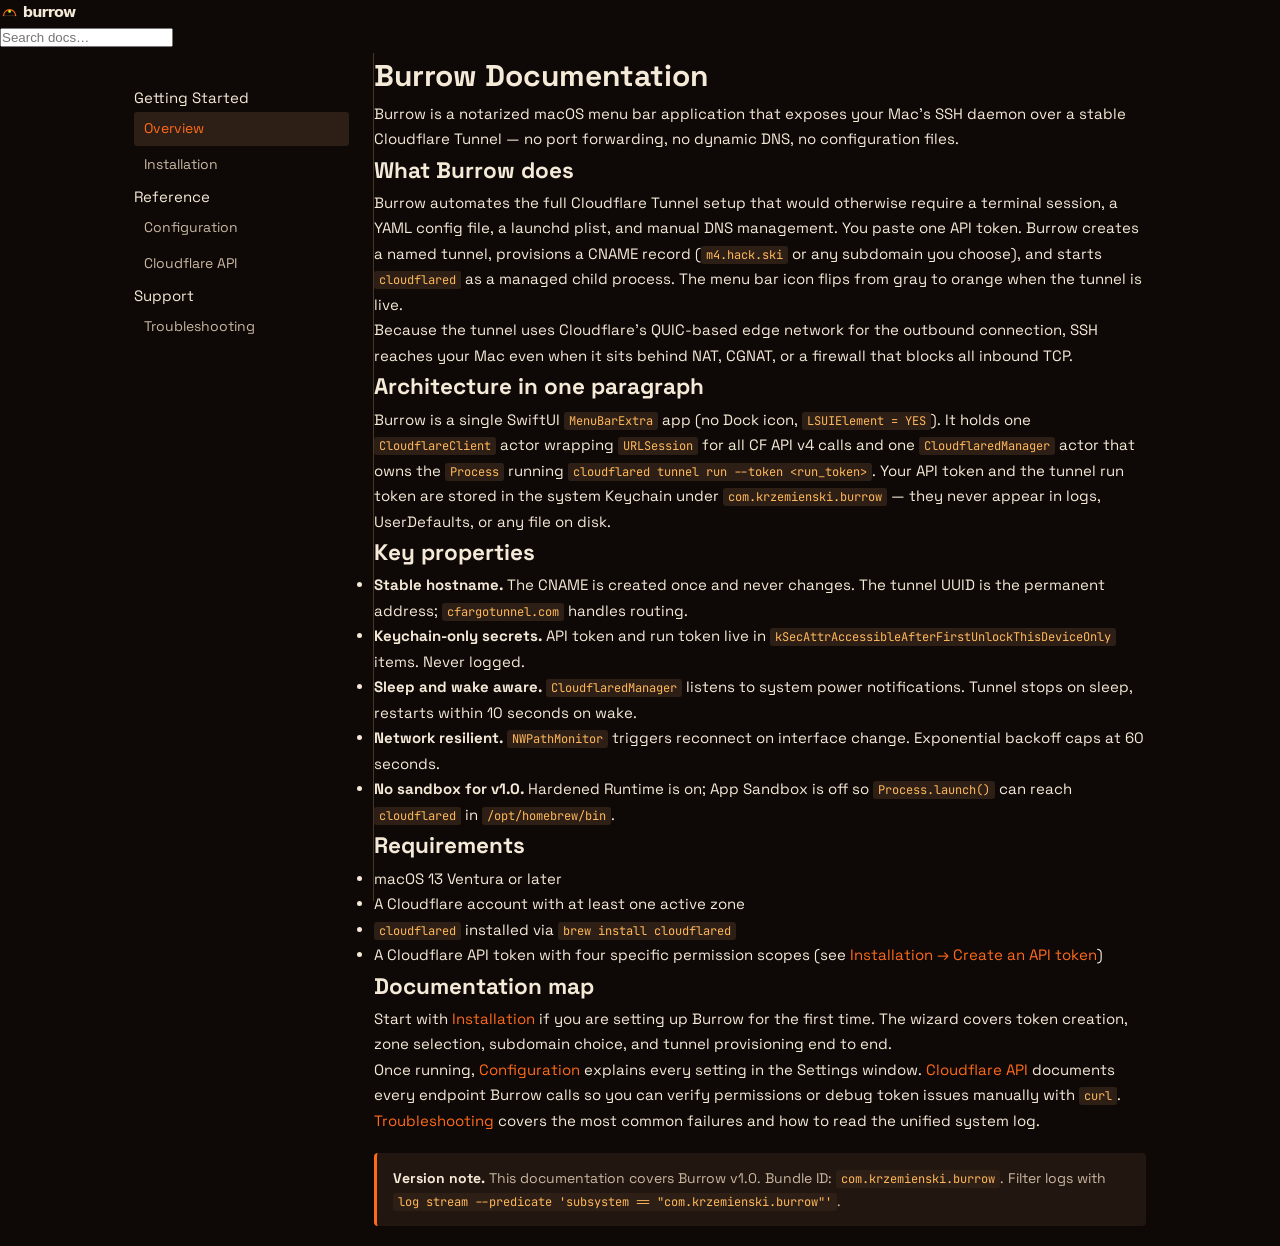
<file: docs/index.html>
<!DOCTYPE html>
<html lang="en">
<head>
  <meta charset="UTF-8">
  <meta name="viewport" content="width=device-width, initial-scale=1.0">
  <title>Burrow Docs — Overview</title>
  <link rel="stylesheet" href="assets/docs.css">
  <link rel="preconnect" href="https://fonts.googleapis.com">
  <link href="https://fonts.googleapis.com/css2?family=Space+Grotesk:wght@400;500;700&family=JetBrains+Mono:wght@400;500&display=swap" rel="stylesheet">
</head>
<body>
  <nav class="top-nav">
    <a href="../site/index.html" class="nav-brand">
      <img src="../site/assets/wordmark.svg" alt="Burrow" width="120" height="24">
    </a>
    <div class="nav-search">
      <input type="search" id="search-input" placeholder="Search docs…" aria-label="Search documentation">
      <div id="search-results" class="search-results" hidden></div>
    </div>
  </nav>

  <div class="docs-layout">
    <aside class="sidebar">
      <nav aria-label="Documentation navigation">
        <ul class="sidebar-nav">
          <li class="nav-section">Getting Started</li>
          <li><a href="index.html" class="active">Overview</a></li>
          <li><a href="install.html">Installation</a></li>
          <li class="nav-section">Reference</li>
          <li><a href="configure.html">Configuration</a></li>
          <li><a href="api.html">Cloudflare API</a></li>
          <li class="nav-section">Support</li>
          <li><a href="troubleshoot.html">Troubleshooting</a></li>
        </ul>
      </nav>
    </aside>

    <main class="content" id="main-content">
      <h1>Burrow Documentation</h1>
      <p class="lead">Burrow is a notarized macOS menu bar application that exposes your Mac's SSH daemon over a stable Cloudflare Tunnel — no port forwarding, no dynamic DNS, no configuration files.</p>

      <h2>What Burrow does</h2>
      <p>Burrow automates the full Cloudflare Tunnel setup that would otherwise require a terminal session, a YAML config file, a launchd plist, and manual DNS management. You paste one API token. Burrow creates a named tunnel, provisions a CNAME record (<code>m4.hack.ski</code> or any subdomain you choose), and starts <code>cloudflared</code> as a managed child process. The menu bar icon flips from gray to orange when the tunnel is live.</p>

      <p>Because the tunnel uses Cloudflare's QUIC-based edge network for the outbound connection, SSH reaches your Mac even when it sits behind NAT, CGNAT, or a firewall that blocks all inbound TCP.</p>

      <h2>Architecture in one paragraph</h2>
      <p>Burrow is a single SwiftUI <code>MenuBarExtra</code> app (no Dock icon, <code>LSUIElement = YES</code>). It holds one <code>CloudflareClient</code> actor wrapping <code>URLSession</code> for all CF API v4 calls and one <code>CloudflaredManager</code> actor that owns the <code>Process</code> running <code>cloudflared tunnel run --token &lt;run_token&gt;</code>. Your API token and the tunnel run token are stored in the system Keychain under <code>com.krzemienski.burrow</code> — they never appear in logs, UserDefaults, or any file on disk.</p>

      <h2>Key properties</h2>
      <ul>
        <li><strong>Stable hostname.</strong> The CNAME is created once and never changes. The tunnel UUID is the permanent address; <code>cfargotunnel.com</code> handles routing.</li>
        <li><strong>Keychain-only secrets.</strong> API token and run token live in <code>kSecAttrAccessibleAfterFirstUnlockThisDeviceOnly</code> items. Never logged.</li>
        <li><strong>Sleep and wake aware.</strong> <code>CloudflaredManager</code> listens to system power notifications. Tunnel stops on sleep, restarts within 10 seconds on wake.</li>
        <li><strong>Network resilient.</strong> <code>NWPathMonitor</code> triggers reconnect on interface change. Exponential backoff caps at 60 seconds.</li>
        <li><strong>No sandbox for v1.0.</strong> Hardened Runtime is on; App Sandbox is off so <code>Process.launch()</code> can reach <code>cloudflared</code> in <code>/opt/homebrew/bin</code>.</li>
      </ul>

      <h2>Requirements</h2>
      <ul>
        <li>macOS 13 Ventura or later</li>
        <li>A Cloudflare account with at least one active zone</li>
        <li><code>cloudflared</code> installed via <code>brew install cloudflared</code></li>
        <li>A Cloudflare API token with four specific permission scopes (see <a href="install.html#token">Installation → Create an API token</a>)</li>
      </ul>

      <h2>Documentation map</h2>
      <p>Start with <a href="install.html">Installation</a> if you are setting up Burrow for the first time. The wizard covers token creation, zone selection, subdomain choice, and tunnel provisioning end to end.</p>
      <p>Once running, <a href="configure.html">Configuration</a> explains every setting in the Settings window. <a href="api.html">Cloudflare API</a> documents every endpoint Burrow calls so you can verify permissions or debug token issues manually with <code>curl</code>. <a href="troubleshoot.html">Troubleshooting</a> covers the most common failures and how to read the unified system log.</p>

      <div class="callout callout-note">
        <strong>Version note.</strong> This documentation covers Burrow v1.0. Bundle ID: <code>com.krzemienski.burrow</code>. Filter logs with <code>log stream --predicate 'subsystem == "com.krzemienski.burrow"'</code>.
      </div>
    </main>
  </div>

  <script src="assets/search.js"></script>
</body>
</html>
</file>
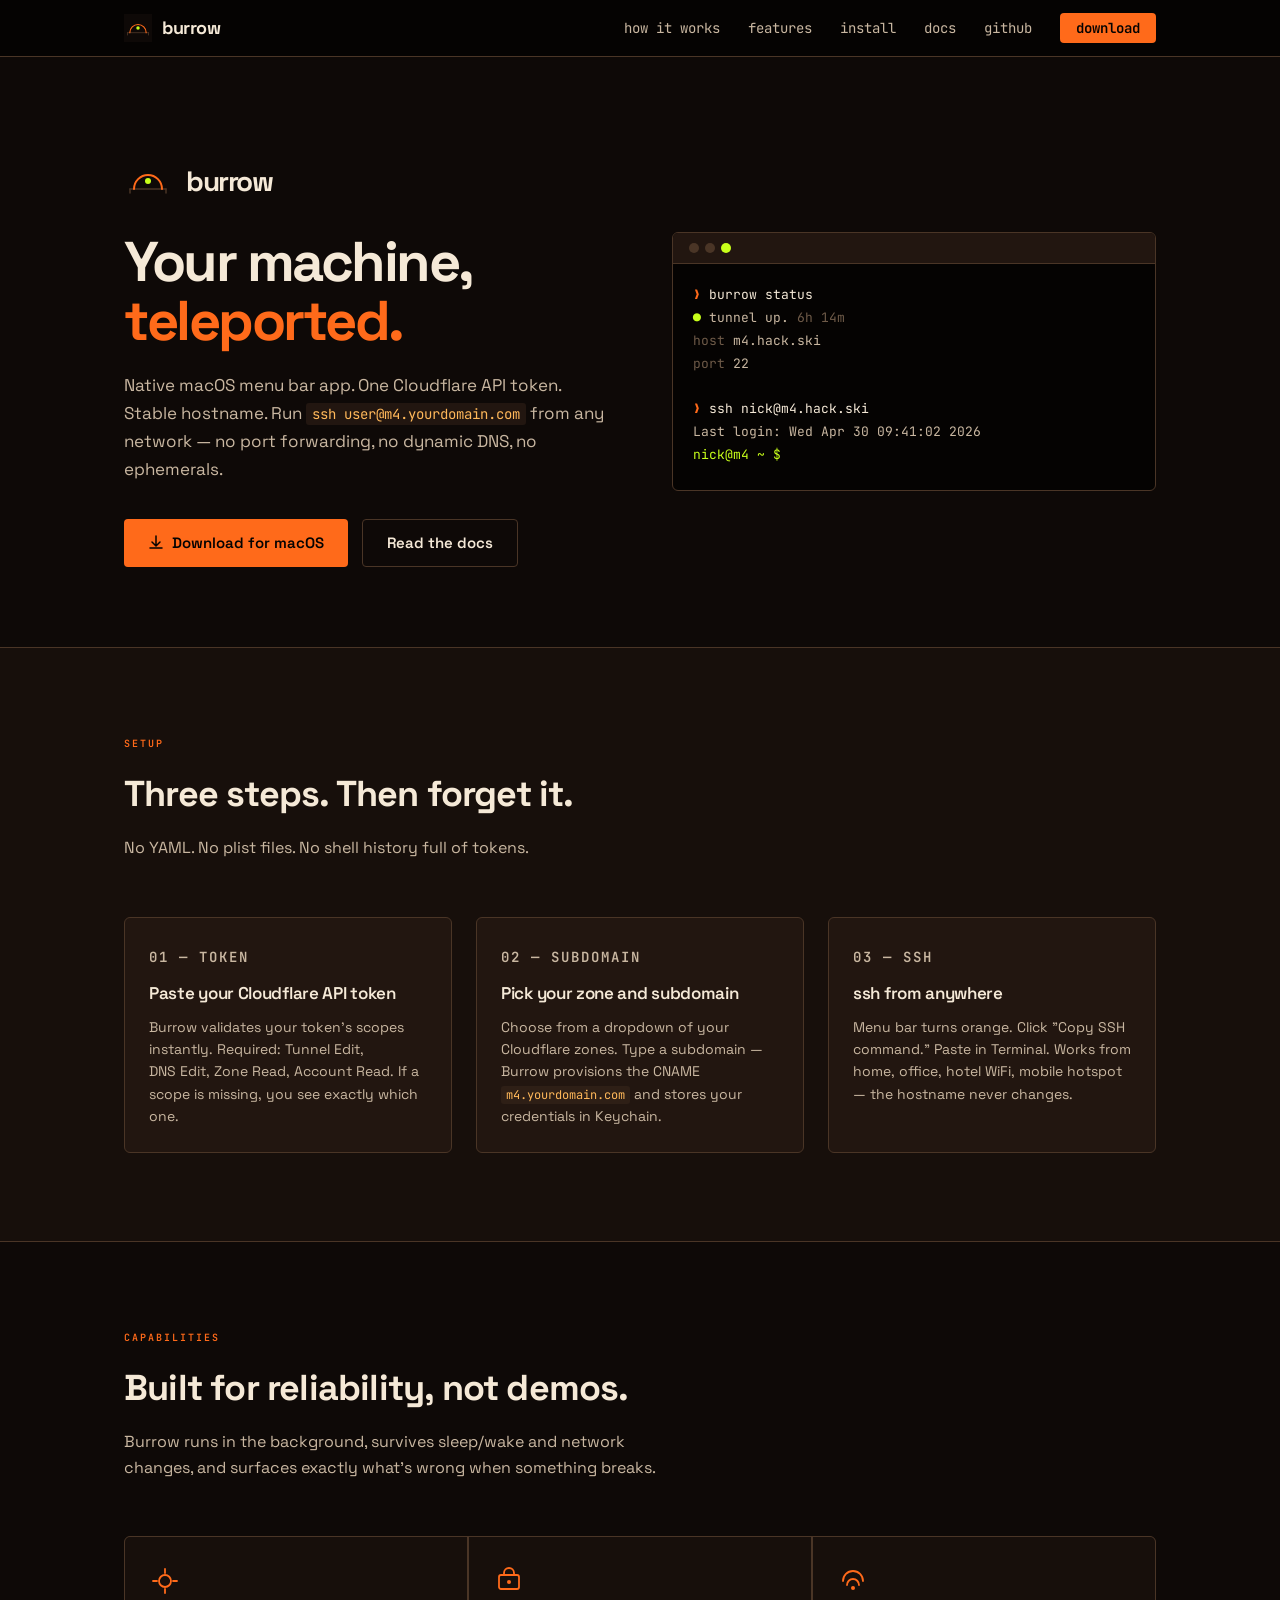
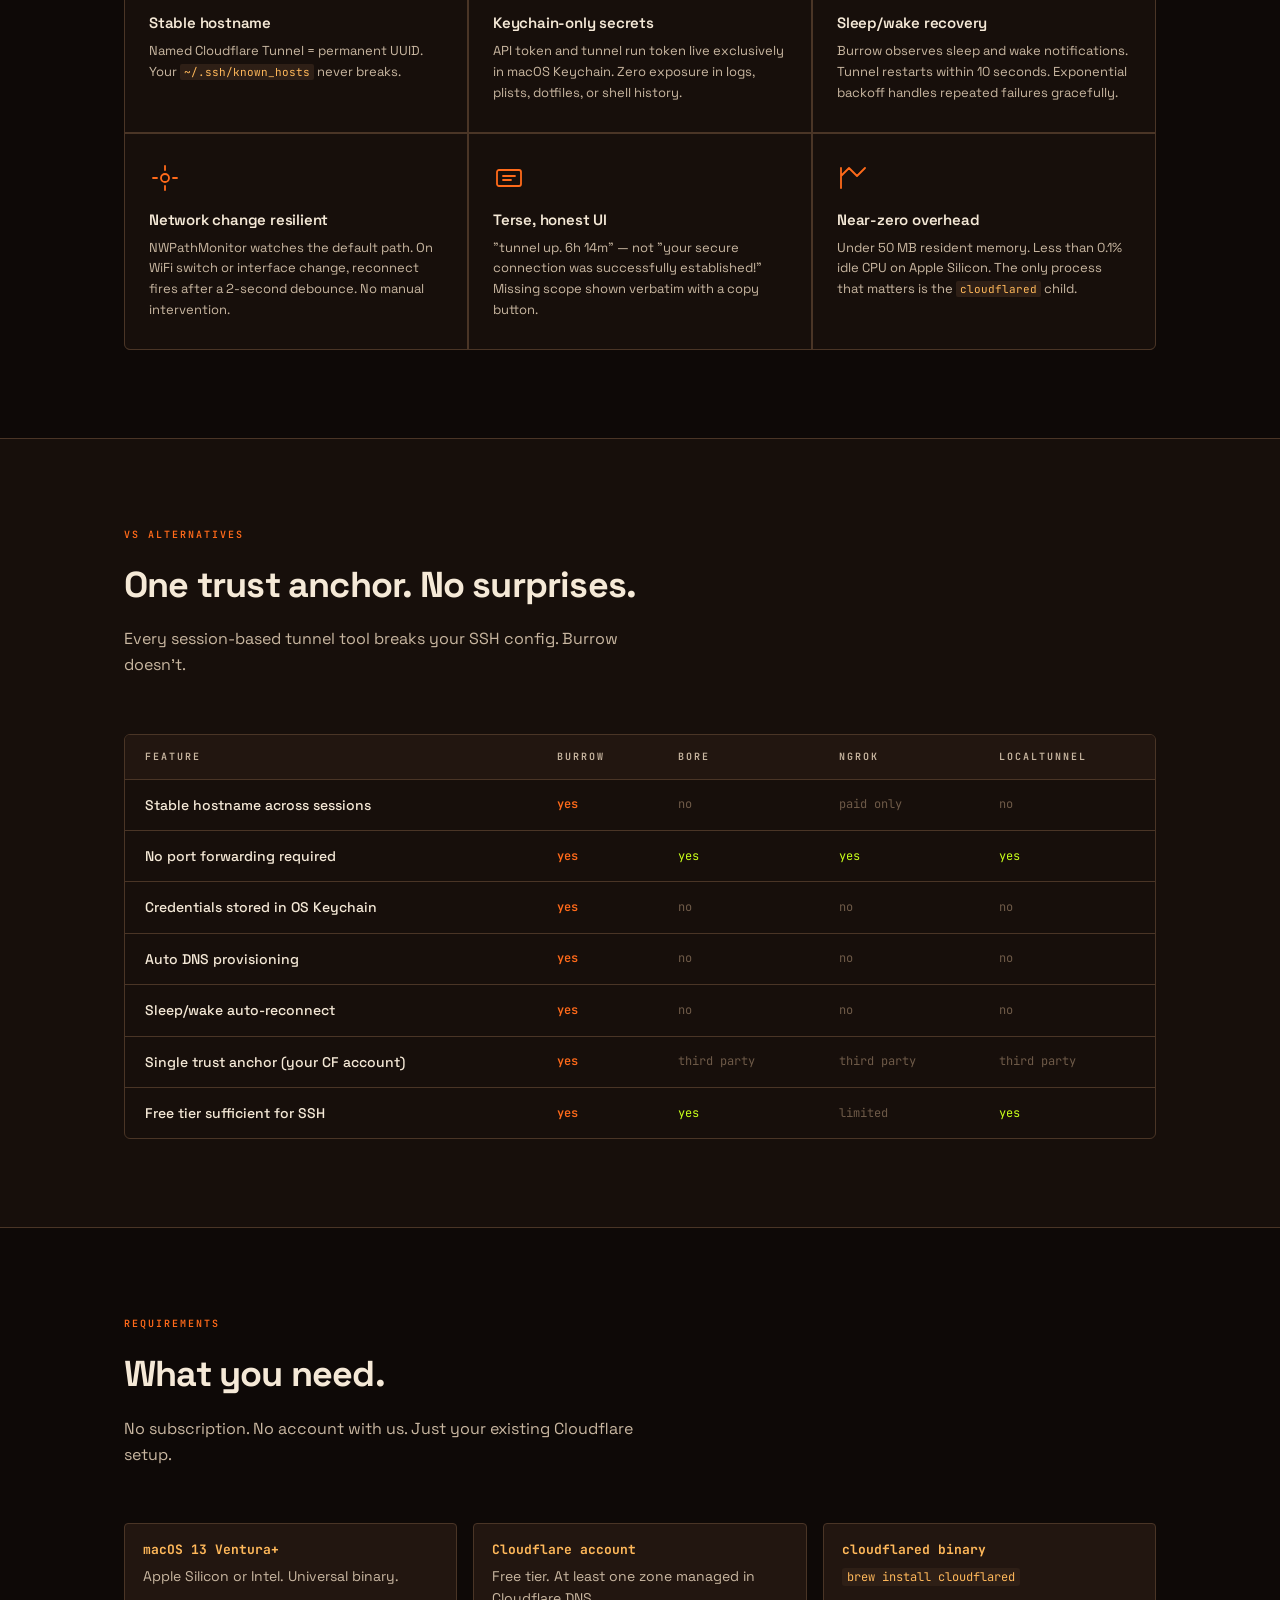
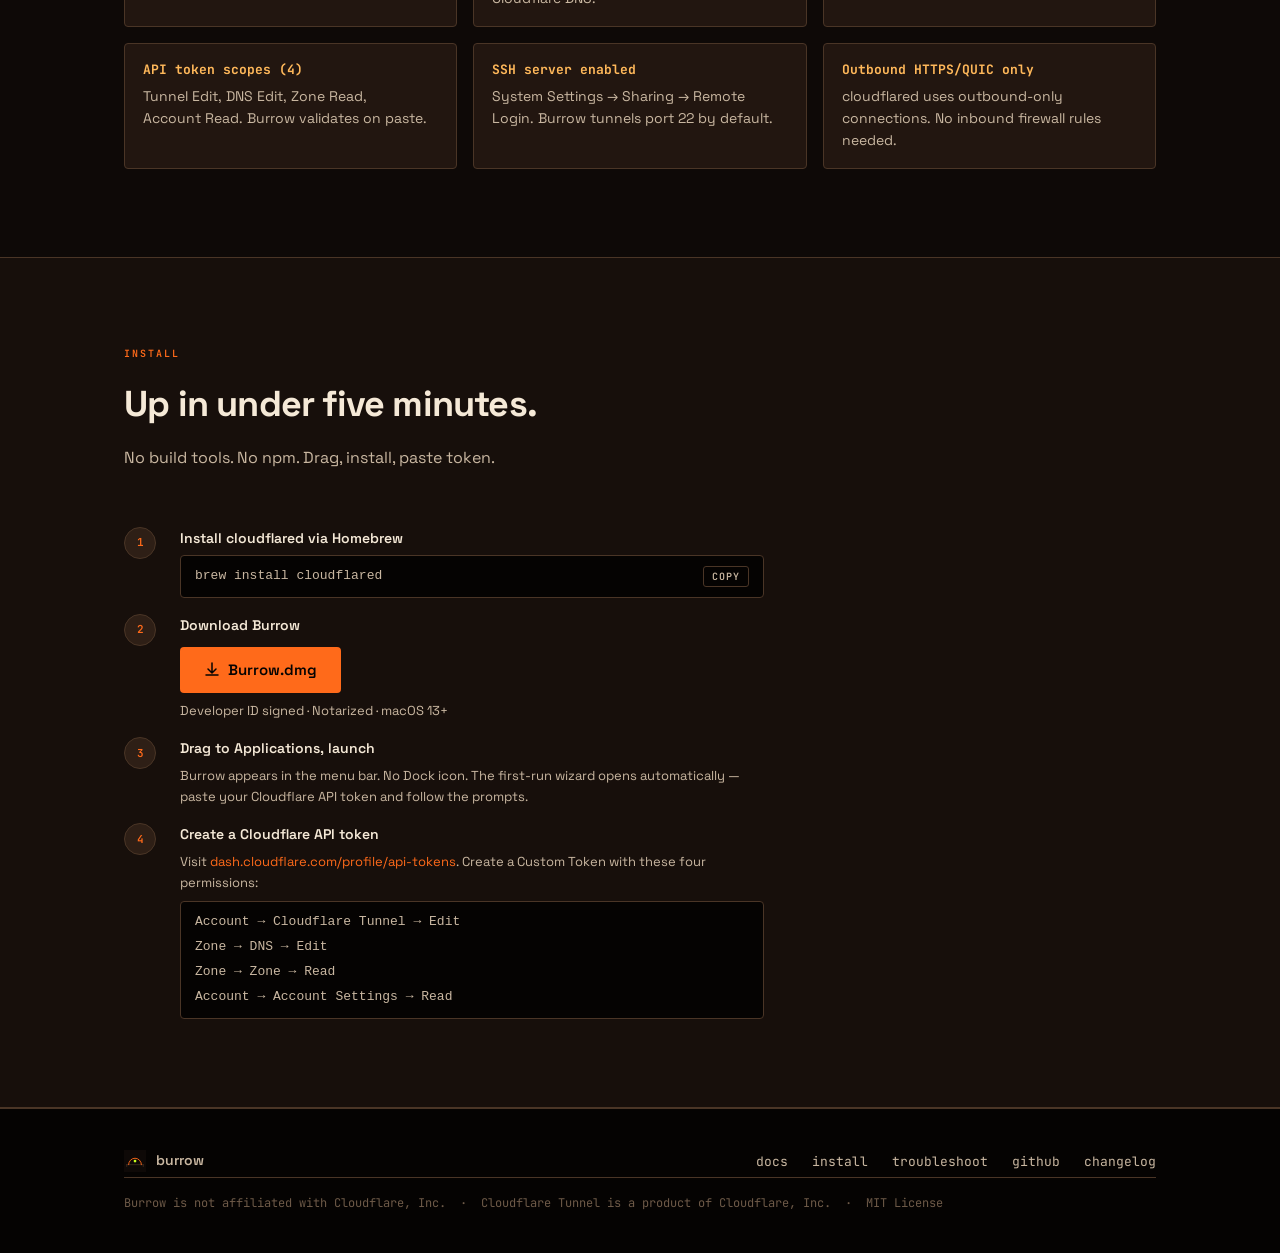
<file: site/index.html>
<!DOCTYPE html>
<html lang="en">
<head>
  <meta charset="UTF-8">
  <meta name="viewport" content="width=device-width, initial-scale=1.0">
  <meta name="description" content="Burrow — expose your Mac's SSH server to the internet via a stable Cloudflare Tunnel. No port forwarding. No dynamic DNS. No ephemerals.">
  <meta property="og:title" content="Burrow — Your machine, teleported.">
  <meta property="og:description" content="Native macOS menu bar app. One Cloudflare token. Stable hostname. ssh user@m4.yourdomain.com from anywhere.">
  <meta property="og:type" content="website">
  <title>Burrow — Your machine, teleported.</title>
  <link rel="stylesheet" href="assets/main.css">
</head>
<body>

<!-- ─── Nav ──────────────────────────────────────────────────── -->
<nav class="nav" aria-label="Main navigation">
  <div class="container nav-inner">
    <a href="/" class="nav-brand" aria-label="Burrow home">
      <img src="assets/burrow.svg" alt="" width="28" height="28">
      <span>burrow</span>
    </a>
    <ul class="nav-links" role="list">
      <li><a href="#how">how it works</a></li>
      <li><a href="#features">features</a></li>
      <li><a href="#install">install</a></li>
      <li><a href="docs/index.html">docs</a></li>
      <li><a href="https://github.com/krzemienski/cf-tunnel-menubar" rel="noopener" target="_blank">github</a></li>
      <li><a href="#install" class="nav-cta">download</a></li>
    </ul>
  </div>
</nav>

<!-- ─── Hero ──────────────────────────────────────────────────── -->
<section class="hero" aria-labelledby="hero-heading">
  <div class="container hero-inner">
    <div>
      <div class="hero-mark">
        <img src="assets/burrow.svg" alt="Burrow mark" width="48" height="48">
        <span class="hero-wordmark">burrow</span>
      </div>
      <h1 class="hero-tagline" id="hero-heading">
        Your machine,<br><span>teleported.</span>
      </h1>
      <p class="hero-sub">
        Native macOS menu bar app. One Cloudflare API token. Stable hostname.
        Run <code style="font-family:var(--font-mono);font-size:14px;background:var(--bean-3);color:var(--orange-glow);padding:2px 6px;border-radius:3px">ssh user@m4.yourdomain.com</code> from any network — no port forwarding, no dynamic DNS, no ephemerals.
      </p>
      <div class="hero-actions">
        <a href="#install" class="btn btn-primary">
          <svg width="16" height="16" viewBox="0 0 16 16" fill="none" aria-hidden="true">
            <path d="M8 1v9M4 7l4 4 4-4M2 13h12" stroke="currentColor" stroke-width="1.5" stroke-linecap="round" stroke-linejoin="round"/>
          </svg>
          Download for macOS
        </a>
        <a href="docs/index.html" class="btn btn-ghost">Read the docs</a>
      </div>
    </div>

    <div class="hero-terminal" role="img" aria-label="Terminal showing Burrow in use: tunnel up, ssh connection established">
      <div class="terminal-bar" aria-hidden="true">
        <span class="terminal-dot"></span>
        <span class="terminal-dot"></span>
        <span class="terminal-dot active"></span>
      </div>
      <div class="terminal-body" aria-hidden="true">
        <div><span class="t-prompt">&#10095; </span><span class="t-cmd">burrow status</span></div>
        <div><span class="t-ok">&#9679; </span><span class="t-out">tunnel up.</span> <span class="t-dim">6h 14m</span></div>
        <div><span class="t-dim">  host  </span><span class="t-out">m4.hack.ski</span></div>
        <div><span class="t-dim">  port  </span><span class="t-out">22</span></div>
        <div>&nbsp;</div>
        <div><span class="t-prompt">&#10095; </span><span class="t-cmd">ssh nick@m4.hack.ski</span></div>
        <div><span class="t-out">Last login: Wed Apr 30 09:41:02 2026</span></div>
        <div><span class="t-ok">nick@m4 ~ $</span></div>
      </div>
    </div>
  </div>
</section>

<!-- ─── How it works ──────────────────────────────────────────── -->
<section class="how" id="how" aria-labelledby="how-heading">
  <div class="container">
    <p class="section-label">setup</p>
    <h2 class="section-heading" id="how-heading">Three steps. Then forget it.</h2>
    <p class="section-sub">No YAML. No plist files. No shell history full of tokens.</p>
    <div class="steps">
      <div class="step">
        <p class="step-num">01 &mdash; token</p>
        <h3>Paste your Cloudflare API token</h3>
        <p>Burrow validates your token's scopes instantly. Required: Tunnel&nbsp;Edit, DNS&nbsp;Edit, Zone&nbsp;Read, Account&nbsp;Read. If a scope is missing, you see exactly which one.</p>
      </div>
      <div class="step">
        <p class="step-num">02 &mdash; subdomain</p>
        <h3>Pick your zone and subdomain</h3>
        <p>Choose from a dropdown of your Cloudflare zones. Type a subdomain — Burrow provisions the CNAME <code>m4.yourdomain.com</code> and stores your credentials in Keychain.</p>
      </div>
      <div class="step">
        <p class="step-num">03 &mdash; ssh</p>
        <h3>ssh from anywhere</h3>
        <p>Menu bar turns orange. Click "Copy SSH command." Paste in Terminal. Works from home, office, hotel WiFi, mobile hotspot — the hostname never changes.</p>
      </div>
    </div>
  </div>
</section>

<!-- ─── Features ─────────────────────────────────────────────── -->
<section class="features" id="features" aria-labelledby="features-heading">
  <div class="container">
    <p class="section-label">capabilities</p>
    <h2 class="section-heading" id="features-heading">Built for reliability, not demos.</h2>
    <p class="section-sub">Burrow runs in the background, survives sleep/wake and network changes, and surfaces exactly what's wrong when something breaks.</p>
    <div class="features-grid">

      <div class="feature">
        <svg class="feature-icon" viewBox="0 0 32 32" fill="none" aria-hidden="true">
          <circle cx="16" cy="16" r="6" stroke="currentColor" stroke-width="1.8"/>
          <path d="M16 4v4M16 24v4M4 16h4M24 16h4" stroke="currentColor" stroke-width="1.8" stroke-linecap="round"/>
        </svg>
        <h3>Stable hostname</h3>
        <p>Named Cloudflare Tunnel = permanent UUID. Your <code style="font-family:var(--font-mono);font-size:11px;background:var(--bean-4);color:var(--orange-glow);padding:1px 4px;border-radius:2px">~/.ssh/known_hosts</code> never breaks.</p>
      </div>

      <div class="feature">
        <svg class="feature-icon" viewBox="0 0 32 32" fill="none" aria-hidden="true">
          <rect x="6" y="10" width="20" height="14" rx="2" stroke="currentColor" stroke-width="1.8"/>
          <path d="M11 10V8a5 5 0 0 1 10 0v2" stroke="currentColor" stroke-width="1.8" stroke-linecap="round"/>
          <circle cx="16" cy="17" r="2" fill="currentColor"/>
        </svg>
        <h3>Keychain-only secrets</h3>
        <p>API token and tunnel run token live exclusively in macOS Keychain. Zero exposure in logs, plists, dotfiles, or shell history.</p>
      </div>

      <div class="feature">
        <svg class="feature-icon" viewBox="0 0 32 32" fill="none" aria-hidden="true">
          <path d="M6 16c0-5.523 4.477-10 10-10s10 4.477 10 10" stroke="currentColor" stroke-width="1.8" stroke-linecap="round"/>
          <path d="M10 20c0-3.314 2.686-6 6-6s6 2.686 6 6" stroke="currentColor" stroke-width="1.8" stroke-linecap="round"/>
          <circle cx="16" cy="23" r="2" fill="currentColor"/>
        </svg>
        <h3>Sleep/wake recovery</h3>
        <p>Burrow observes sleep and wake notifications. Tunnel restarts within 10 seconds. Exponential backoff handles repeated failures gracefully.</p>
      </div>

      <div class="feature">
        <svg class="feature-icon" viewBox="0 0 32 32" fill="none" aria-hidden="true">
          <path d="M8 16H4M28 16h-4M16 4v4M16 24v4" stroke="currentColor" stroke-width="1.8" stroke-linecap="round"/>
          <circle cx="16" cy="16" r="4" stroke="currentColor" stroke-width="1.8"/>
        </svg>
        <h3>Network change resilient</h3>
        <p>NWPathMonitor watches the default path. On WiFi switch or interface change, reconnect fires after a 2-second debounce. No manual intervention.</p>
      </div>

      <div class="feature">
        <svg class="feature-icon" viewBox="0 0 32 32" fill="none" aria-hidden="true">
          <rect x="4" y="8" width="24" height="16" rx="2" stroke="currentColor" stroke-width="1.8"/>
          <path d="M10 14h12M10 18h8" stroke="currentColor" stroke-width="1.8" stroke-linecap="round"/>
        </svg>
        <h3>Terse, honest UI</h3>
        <p>"tunnel up. 6h 14m" &mdash; not "your secure connection was successfully established!" Missing scope shown verbatim with a copy button.</p>
      </div>

      <div class="feature">
        <svg class="feature-icon" viewBox="0 0 32 32" fill="none" aria-hidden="true">
          <path d="M4 26V6M4 14l8-8 8 8 8-8" stroke="currentColor" stroke-width="1.8" stroke-linecap="round" stroke-linejoin="round"/>
        </svg>
        <h3>Near-zero overhead</h3>
        <p>Under 50&nbsp;MB resident memory. Less than 0.1% idle CPU on Apple Silicon. The only process that matters is the <code style="font-family:var(--font-mono);font-size:11px;background:var(--bean-4);color:var(--orange-glow);padding:1px 4px;border-radius:2px">cloudflared</code> child.</p>
      </div>

    </div>
  </div>
</section>

<!-- ─── Comparison ────────────────────────────────────────────── -->
<section class="compare" id="compare" aria-labelledby="compare-heading">
  <div class="container">
    <p class="section-label">vs alternatives</p>
    <h2 class="section-heading" id="compare-heading">One trust anchor. No surprises.</h2>
    <p class="section-sub">Every session-based tunnel tool breaks your SSH config. Burrow doesn't.</p>
    <div class="compare-table-wrap">
      <table class="compare-table">
        <caption class="sr-only">Comparison of Burrow against Bore, ngrok, and localtunnel</caption>
        <thead>
          <tr>
            <th scope="col">feature</th>
            <th scope="col">Burrow</th>
            <th scope="col">Bore</th>
            <th scope="col">ngrok</th>
            <th scope="col">localtunnel</th>
          </tr>
        </thead>
        <tbody>
          <tr>
            <td>Stable hostname across sessions</td>
            <td class="burrow">yes</td>
            <td class="no">no</td>
            <td class="no">paid only</td>
            <td class="no">no</td>
          </tr>
          <tr>
            <td>No port forwarding required</td>
            <td class="burrow">yes</td>
            <td class="yes">yes</td>
            <td class="yes">yes</td>
            <td class="yes">yes</td>
          </tr>
          <tr>
            <td>Credentials stored in OS Keychain</td>
            <td class="burrow">yes</td>
            <td class="no">no</td>
            <td class="no">no</td>
            <td class="no">no</td>
          </tr>
          <tr>
            <td>Auto DNS provisioning</td>
            <td class="burrow">yes</td>
            <td class="no">no</td>
            <td class="no">no</td>
            <td class="no">no</td>
          </tr>
          <tr>
            <td>Sleep/wake auto-reconnect</td>
            <td class="burrow">yes</td>
            <td class="no">no</td>
            <td class="no">no</td>
            <td class="no">no</td>
          </tr>
          <tr>
            <td>Single trust anchor (your CF account)</td>
            <td class="burrow">yes</td>
            <td class="no">third party</td>
            <td class="no">third party</td>
            <td class="no">third party</td>
          </tr>
          <tr>
            <td>Free tier sufficient for SSH</td>
            <td class="burrow">yes</td>
            <td class="yes">yes</td>
            <td class="no">limited</td>
            <td class="yes">yes</td>
          </tr>
        </tbody>
      </table>
    </div>
  </div>
</section>

<!-- ─── Requirements ─────────────────────────────────────────── -->
<section class="requirements" id="requirements" aria-labelledby="req-heading">
  <div class="container">
    <p class="section-label">requirements</p>
    <h2 class="section-heading" id="req-heading">What you need.</h2>
    <p class="section-sub">No subscription. No account with us. Just your existing Cloudflare setup.</p>
    <ul class="req-list" role="list">
      <li>
        <strong>macOS 13 Ventura+</strong>
        Apple Silicon or Intel. Universal binary.
      </li>
      <li>
        <strong>Cloudflare account</strong>
        Free tier. At least one zone managed in Cloudflare DNS.
      </li>
      <li>
        <strong>cloudflared binary</strong>
        <code style="font-family:var(--font-mono);font-size:12px;background:var(--bean-4);color:var(--orange-glow);padding:1px 5px;border-radius:3px">brew install cloudflared</code>
      </li>
      <li>
        <strong>API token scopes (4)</strong>
        Tunnel&nbsp;Edit, DNS&nbsp;Edit, Zone&nbsp;Read, Account&nbsp;Read. Burrow validates on paste.
      </li>
      <li>
        <strong>SSH server enabled</strong>
        System Settings &rarr; Sharing &rarr; Remote Login. Burrow tunnels port 22 by default.
      </li>
      <li>
        <strong>Outbound HTTPS/QUIC only</strong>
        cloudflared uses outbound-only connections. No inbound firewall rules needed.
      </li>
    </ul>
  </div>
</section>

<!-- ─── Install ───────────────────────────────────────────────── -->
<section class="install" id="install" aria-labelledby="install-heading">
  <div class="container">
    <p class="section-label">install</p>
    <h2 class="section-heading" id="install-heading">Up in under five minutes.</h2>
    <p class="section-sub">No build tools. No npm. Drag, install, paste token.</p>
    <div class="install-steps">

      <div class="install-step">
        <div class="install-step-num" aria-hidden="true">1</div>
        <div class="install-step-body">
          <h4>Install cloudflared via Homebrew</h4>
          <div class="code-block">
            <code>brew install cloudflared</code>
            <button class="copy-btn" data-copy="brew install cloudflared" aria-label="Copy brew install cloudflared">copy</button>
          </div>
        </div>
      </div>

      <div class="install-step">
        <div class="install-step-num" aria-hidden="true">2</div>
        <div class="install-step-body">
          <h4>Download Burrow</h4>
          <a href="https://github.com/krzemienski/cf-tunnel-menubar/releases/latest" class="btn btn-primary" style="display:inline-flex;margin-top:4px" rel="noopener" target="_blank">
            <svg width="16" height="16" viewBox="0 0 16 16" fill="none" aria-hidden="true">
              <path d="M8 1v9M4 7l4 4 4-4M2 13h12" stroke="currentColor" stroke-width="1.5" stroke-linecap="round" stroke-linejoin="round"/>
            </svg>
            Burrow.dmg
          </a>
          <p style="margin-top:8px;font-size:13px;color:var(--cream-2)">Developer ID signed &middot; Notarized &middot; macOS 13+</p>
        </div>
      </div>

      <div class="install-step">
        <div class="install-step-num" aria-hidden="true">3</div>
        <div class="install-step-body">
          <h4>Drag to Applications, launch</h4>
          <p style="font-size:13px;color:var(--cream-2);margin-top:4px">Burrow appears in the menu bar. No Dock icon. The first-run wizard opens automatically — paste your Cloudflare API token and follow the prompts.</p>
        </div>
      </div>

      <div class="install-step">
        <div class="install-step-num" aria-hidden="true">4</div>
        <div class="install-step-body">
          <h4>Create a Cloudflare API token</h4>
          <p style="font-size:13px;color:var(--cream-2);margin-top:4px;margin-bottom:8px">Visit <a href="https://dash.cloudflare.com/profile/api-tokens" rel="noopener" target="_blank">dash.cloudflare.com/profile/api-tokens</a>. Create a Custom Token with these four permissions:</p>
          <div class="code-block" style="flex-direction:column;align-items:flex-start;gap:4px">
            <code>Account &rarr; Cloudflare Tunnel &rarr; Edit</code>
            <code>Zone    &rarr; DNS               &rarr; Edit</code>
            <code>Zone    &rarr; Zone              &rarr; Read</code>
            <code>Account &rarr; Account Settings  &rarr; Read</code>
          </div>
        </div>
      </div>

    </div>
  </div>
</section>

<!-- ─── Footer ────────────────────────────────────────────────── -->
<footer class="footer" role="contentinfo">
  <div class="container">
    <div class="footer-inner">
      <div class="footer-brand">
        <img src="assets/burrow.svg" alt="Burrow mark" width="22" height="22">
        <span>burrow</span>
      </div>
      <ul class="footer-links" role="list">
        <li><a href="docs/index.html">docs</a></li>
        <li><a href="docs/install.html">install</a></li>
        <li><a href="docs/troubleshoot.html">troubleshoot</a></li>
        <li><a href="https://github.com/krzemienski/cf-tunnel-menubar" rel="noopener" target="_blank">github</a></li>
        <li><a href="docs/index.html#changelog">changelog</a></li>
      </ul>
    </div>
    <p class="footer-copy">
      Burrow is not affiliated with Cloudflare, Inc. &nbsp;&middot;&nbsp; Cloudflare Tunnel is a product of Cloudflare, Inc. &nbsp;&middot;&nbsp; MIT License
    </p>
  </div>
</footer>

<script>
  document.querySelectorAll('.copy-btn').forEach(function(btn) {
    btn.addEventListener('click', function() {
      var text = btn.getAttribute('data-copy');
      if (!text) return;
      navigator.clipboard.writeText(text).then(function() {
        var orig = btn.textContent;
        btn.textContent = 'copied';
        btn.classList.add('copied');
        setTimeout(function() {
          btn.textContent = orig;
          btn.classList.remove('copied');
        }, 1600);
      });
    });
  });
</script>
</body>
</html>
</file>
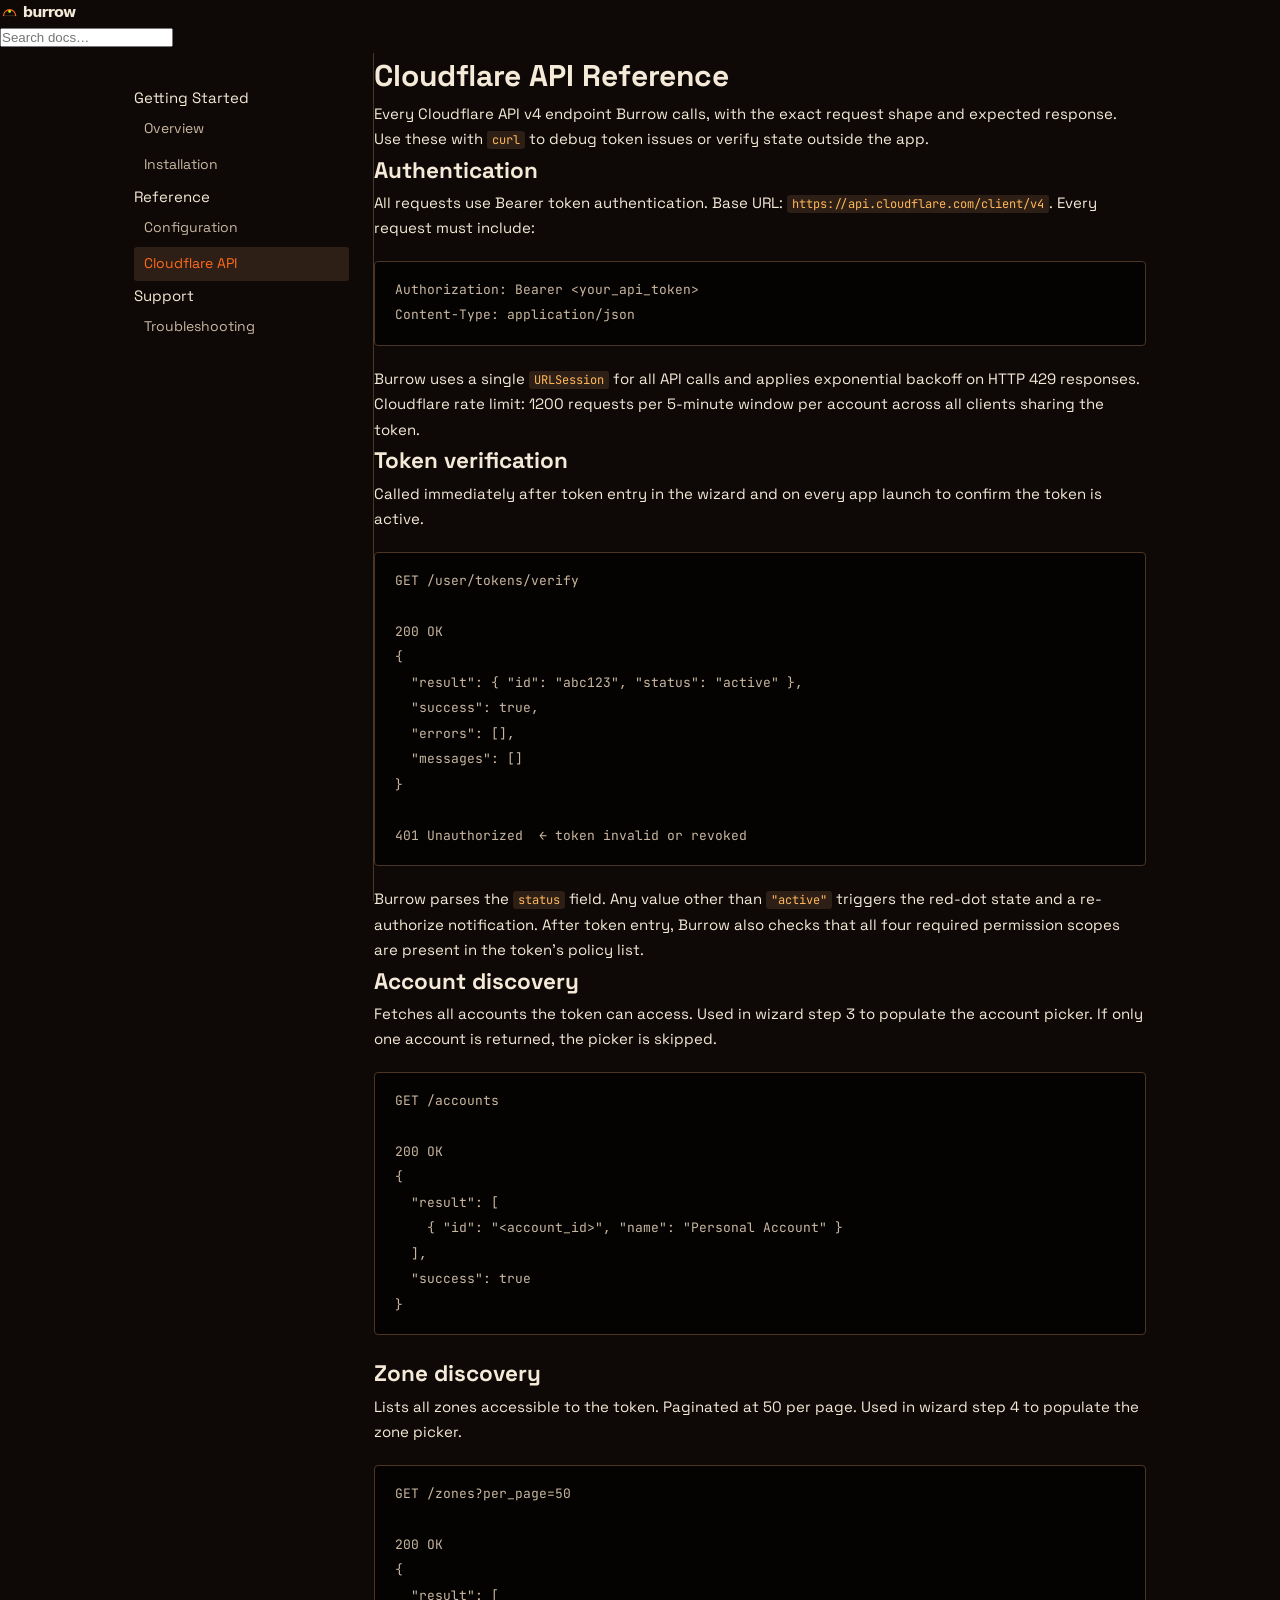
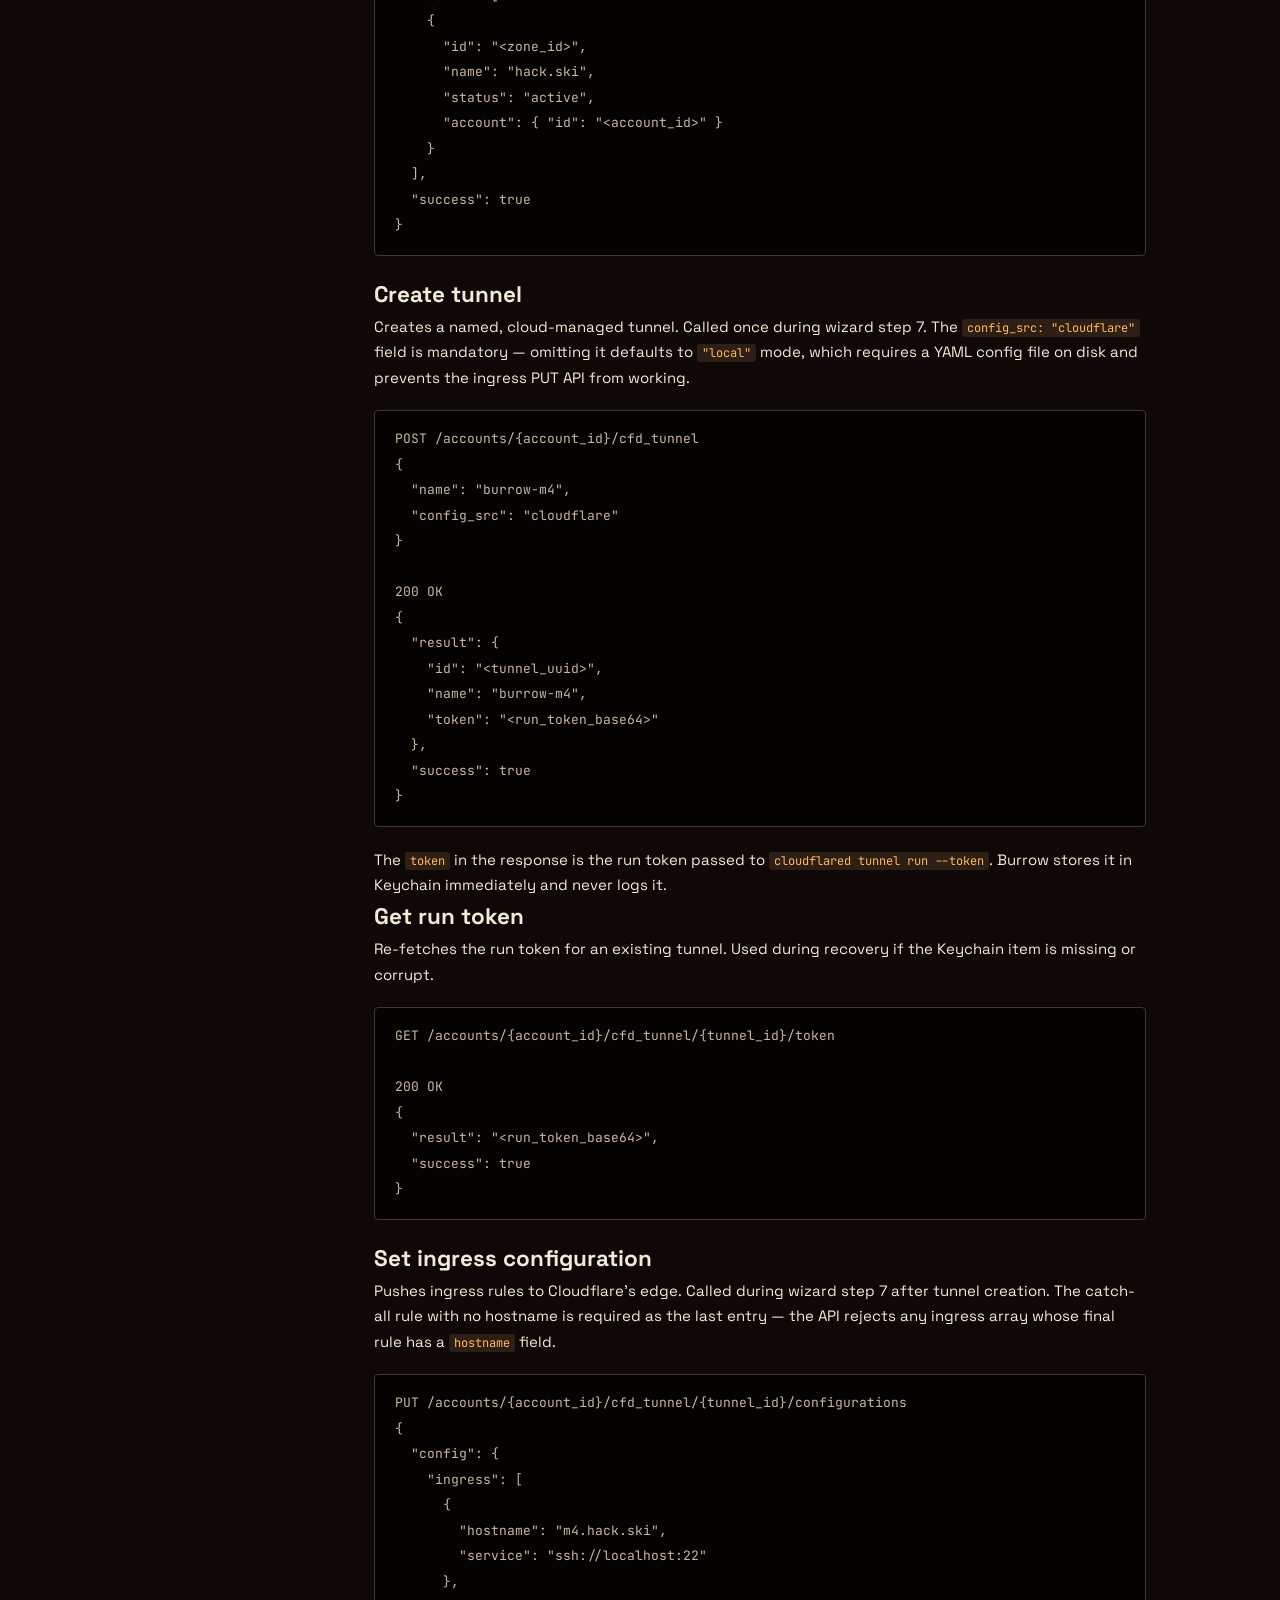
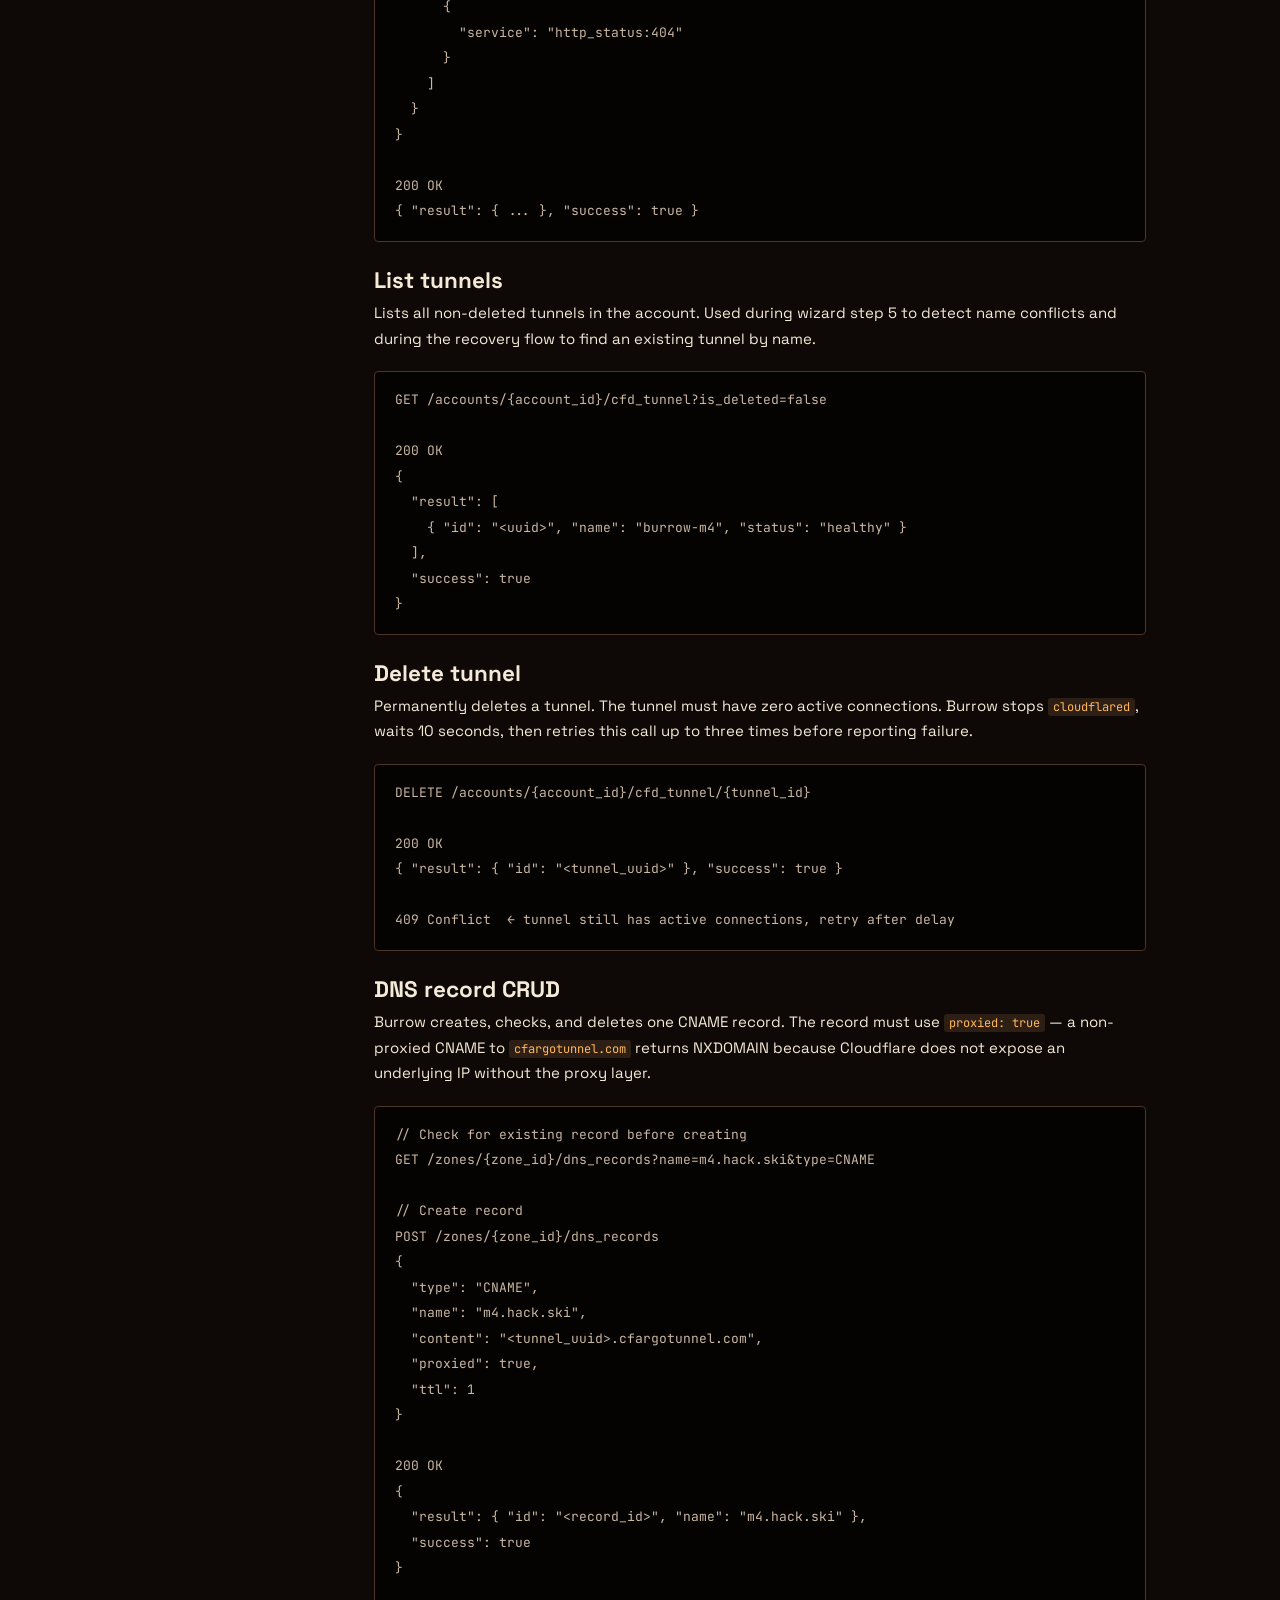
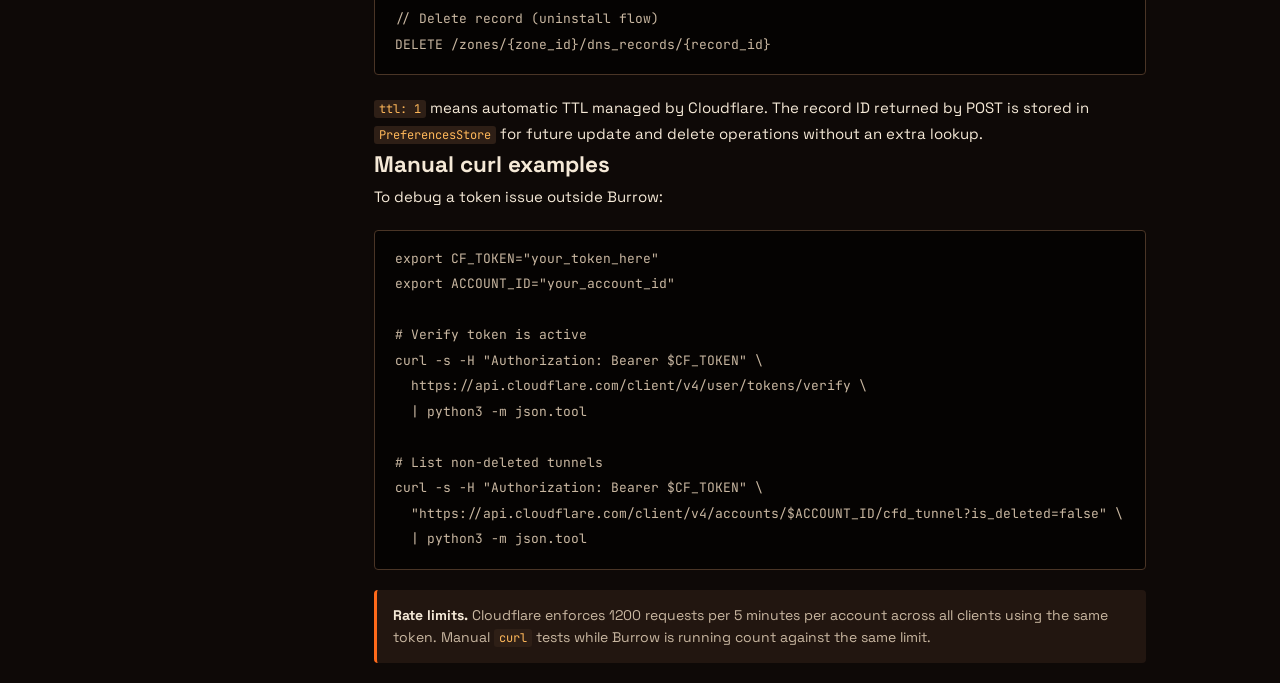
<file: docs/api.html>
<!DOCTYPE html>
<html lang="en">
<head>
  <meta charset="UTF-8">
  <meta name="viewport" content="width=device-width, initial-scale=1.0">
  <title>Burrow Docs — Cloudflare API</title>
  <link rel="stylesheet" href="assets/docs.css">
  <link rel="preconnect" href="https://fonts.googleapis.com">
  <link href="https://fonts.googleapis.com/css2?family=Space+Grotesk:wght@400;500;700&family=JetBrains+Mono:wght@400;500&display=swap" rel="stylesheet">
</head>
<body>
  <nav class="top-nav">
    <a href="../site/index.html" class="nav-brand">
      <img src="../site/assets/wordmark.svg" alt="Burrow" width="120" height="24">
    </a>
    <div class="nav-search">
      <input type="search" id="search-input" placeholder="Search docs…" aria-label="Search documentation">
      <div id="search-results" class="search-results" hidden></div>
    </div>
  </nav>

  <div class="docs-layout">
    <aside class="sidebar">
      <nav aria-label="Documentation navigation">
        <ul class="sidebar-nav">
          <li class="nav-section">Getting Started</li>
          <li><a href="index.html">Overview</a></li>
          <li><a href="install.html">Installation</a></li>
          <li class="nav-section">Reference</li>
          <li><a href="configure.html">Configuration</a></li>
          <li><a href="api.html" class="active">Cloudflare API</a></li>
          <li class="nav-section">Support</li>
          <li><a href="troubleshoot.html">Troubleshooting</a></li>
        </ul>
      </nav>
    </aside>

    <main class="content" id="main-content">
      <h1>Cloudflare API Reference</h1>
      <p class="lead">Every Cloudflare API v4 endpoint Burrow calls, with the exact request shape and expected response. Use these with <code>curl</code> to debug token issues or verify state outside the app.</p>

      <h2 id="auth">Authentication</h2>
      <p>All requests use Bearer token authentication. Base URL: <code>https://api.cloudflare.com/client/v4</code>. Every request must include:</p>
      <div class="code-wrap">
        <pre><code>Authorization: Bearer &lt;your_api_token&gt;
Content-Type: application/json</code></pre>
      </div>
      <p>Burrow uses a single <code>URLSession</code> for all API calls and applies exponential backoff on HTTP 429 responses. Cloudflare rate limit: 1200 requests per 5-minute window per account across all clients sharing the token.</p>

      <h2 id="token-verify">Token verification</h2>
      <p>Called immediately after token entry in the wizard and on every app launch to confirm the token is active.</p>
      <div class="code-wrap">
        <pre><code>GET /user/tokens/verify

200 OK
{
  "result": { "id": "abc123", "status": "active" },
  "success": true,
  "errors": [],
  "messages": []
}

401 Unauthorized  ← token invalid or revoked</code></pre>
      </div>
      <p>Burrow parses the <code>status</code> field. Any value other than <code>"active"</code> triggers the red-dot state and a re-authorize notification. After token entry, Burrow also checks that all four required permission scopes are present in the token's policy list.</p>

      <h2 id="accounts">Account discovery</h2>
      <p>Fetches all accounts the token can access. Used in wizard step 3 to populate the account picker. If only one account is returned, the picker is skipped.</p>
      <div class="code-wrap">
        <pre><code>GET /accounts

200 OK
{
  "result": [
    { "id": "&lt;account_id&gt;", "name": "Personal Account" }
  ],
  "success": true
}</code></pre>
      </div>

      <h2 id="zones">Zone discovery</h2>
      <p>Lists all zones accessible to the token. Paginated at 50 per page. Used in wizard step 4 to populate the zone picker.</p>
      <div class="code-wrap">
        <pre><code>GET /zones?per_page=50

200 OK
{
  "result": [
    {
      "id": "&lt;zone_id&gt;",
      "name": "hack.ski",
      "status": "active",
      "account": { "id": "&lt;account_id&gt;" }
    }
  ],
  "success": true
}</code></pre>
      </div>

      <h2 id="create-tunnel">Create tunnel</h2>
      <p>Creates a named, cloud-managed tunnel. Called once during wizard step 7. The <code>config_src: "cloudflare"</code> field is mandatory — omitting it defaults to <code>"local"</code> mode, which requires a YAML config file on disk and prevents the ingress PUT API from working.</p>
      <div class="code-wrap">
        <pre><code>POST /accounts/{account_id}/cfd_tunnel
{
  "name": "burrow-m4",
  "config_src": "cloudflare"
}

200 OK
{
  "result": {
    "id": "&lt;tunnel_uuid&gt;",
    "name": "burrow-m4",
    "token": "&lt;run_token_base64&gt;"
  },
  "success": true
}</code></pre>
      </div>
      <p>The <code>token</code> in the response is the run token passed to <code>cloudflared tunnel run --token</code>. Burrow stores it in Keychain immediately and never logs it.</p>

      <h2 id="get-token">Get run token</h2>
      <p>Re-fetches the run token for an existing tunnel. Used during recovery if the Keychain item is missing or corrupt.</p>
      <div class="code-wrap">
        <pre><code>GET /accounts/{account_id}/cfd_tunnel/{tunnel_id}/token

200 OK
{
  "result": "&lt;run_token_base64&gt;",
  "success": true
}</code></pre>
      </div>

      <h2 id="set-ingress">Set ingress configuration</h2>
      <p>Pushes ingress rules to Cloudflare's edge. Called during wizard step 7 after tunnel creation. The catch-all rule with no hostname is required as the last entry — the API rejects any ingress array whose final rule has a <code>hostname</code> field.</p>
      <div class="code-wrap">
        <pre><code>PUT /accounts/{account_id}/cfd_tunnel/{tunnel_id}/configurations
{
  "config": {
    "ingress": [
      {
        "hostname": "m4.hack.ski",
        "service": "ssh://localhost:22"
      },
      {
        "service": "http_status:404"
      }
    ]
  }
}

200 OK
{ "result": { ... }, "success": true }</code></pre>
      </div>

      <h2 id="list-tunnels">List tunnels</h2>
      <p>Lists all non-deleted tunnels in the account. Used during wizard step 5 to detect name conflicts and during the recovery flow to find an existing tunnel by name.</p>
      <div class="code-wrap">
        <pre><code>GET /accounts/{account_id}/cfd_tunnel?is_deleted=false

200 OK
{
  "result": [
    { "id": "&lt;uuid&gt;", "name": "burrow-m4", "status": "healthy" }
  ],
  "success": true
}</code></pre>
      </div>

      <h2 id="delete-tunnel">Delete tunnel</h2>
      <p>Permanently deletes a tunnel. The tunnel must have zero active connections. Burrow stops <code>cloudflared</code>, waits 10 seconds, then retries this call up to three times before reporting failure.</p>
      <div class="code-wrap">
        <pre><code>DELETE /accounts/{account_id}/cfd_tunnel/{tunnel_id}

200 OK
{ "result": { "id": "&lt;tunnel_uuid&gt;" }, "success": true }

409 Conflict  ← tunnel still has active connections, retry after delay</code></pre>
      </div>

      <h2 id="dns-records">DNS record CRUD</h2>
      <p>Burrow creates, checks, and deletes one CNAME record. The record must use <code>proxied: true</code> — a non-proxied CNAME to <code>cfargotunnel.com</code> returns NXDOMAIN because Cloudflare does not expose an underlying IP without the proxy layer.</p>
      <div class="code-wrap">
        <pre><code>// Check for existing record before creating
GET /zones/{zone_id}/dns_records?name=m4.hack.ski&amp;type=CNAME

// Create record
POST /zones/{zone_id}/dns_records
{
  "type": "CNAME",
  "name": "m4.hack.ski",
  "content": "&lt;tunnel_uuid&gt;.cfargotunnel.com",
  "proxied": true,
  "ttl": 1
}

200 OK
{
  "result": { "id": "&lt;record_id&gt;", "name": "m4.hack.ski" },
  "success": true
}

// Delete record (uninstall flow)
DELETE /zones/{zone_id}/dns_records/{record_id}</code></pre>
      </div>
      <p><code>ttl: 1</code> means automatic TTL managed by Cloudflare. The record ID returned by POST is stored in <code>PreferencesStore</code> for future update and delete operations without an extra lookup.</p>

      <h2 id="curl-examples">Manual curl examples</h2>
      <p>To debug a token issue outside Burrow:</p>
      <div class="code-wrap">
        <pre><code>export CF_TOKEN="your_token_here"
export ACCOUNT_ID="your_account_id"

# Verify token is active
curl -s -H "Authorization: Bearer $CF_TOKEN" \
  https://api.cloudflare.com/client/v4/user/tokens/verify \
  | python3 -m json.tool

# List non-deleted tunnels
curl -s -H "Authorization: Bearer $CF_TOKEN" \
  "https://api.cloudflare.com/client/v4/accounts/$ACCOUNT_ID/cfd_tunnel?is_deleted=false" \
  | python3 -m json.tool</code></pre>
      </div>

      <div class="callout callout-note">
        <strong>Rate limits.</strong> Cloudflare enforces 1200 requests per 5 minutes per account across all clients using the same token. Manual <code>curl</code> tests while Burrow is running count against the same limit.
      </div>
    </main>
  </div>

  <script src="assets/search.js"></script>
</body>
</html>
</file>
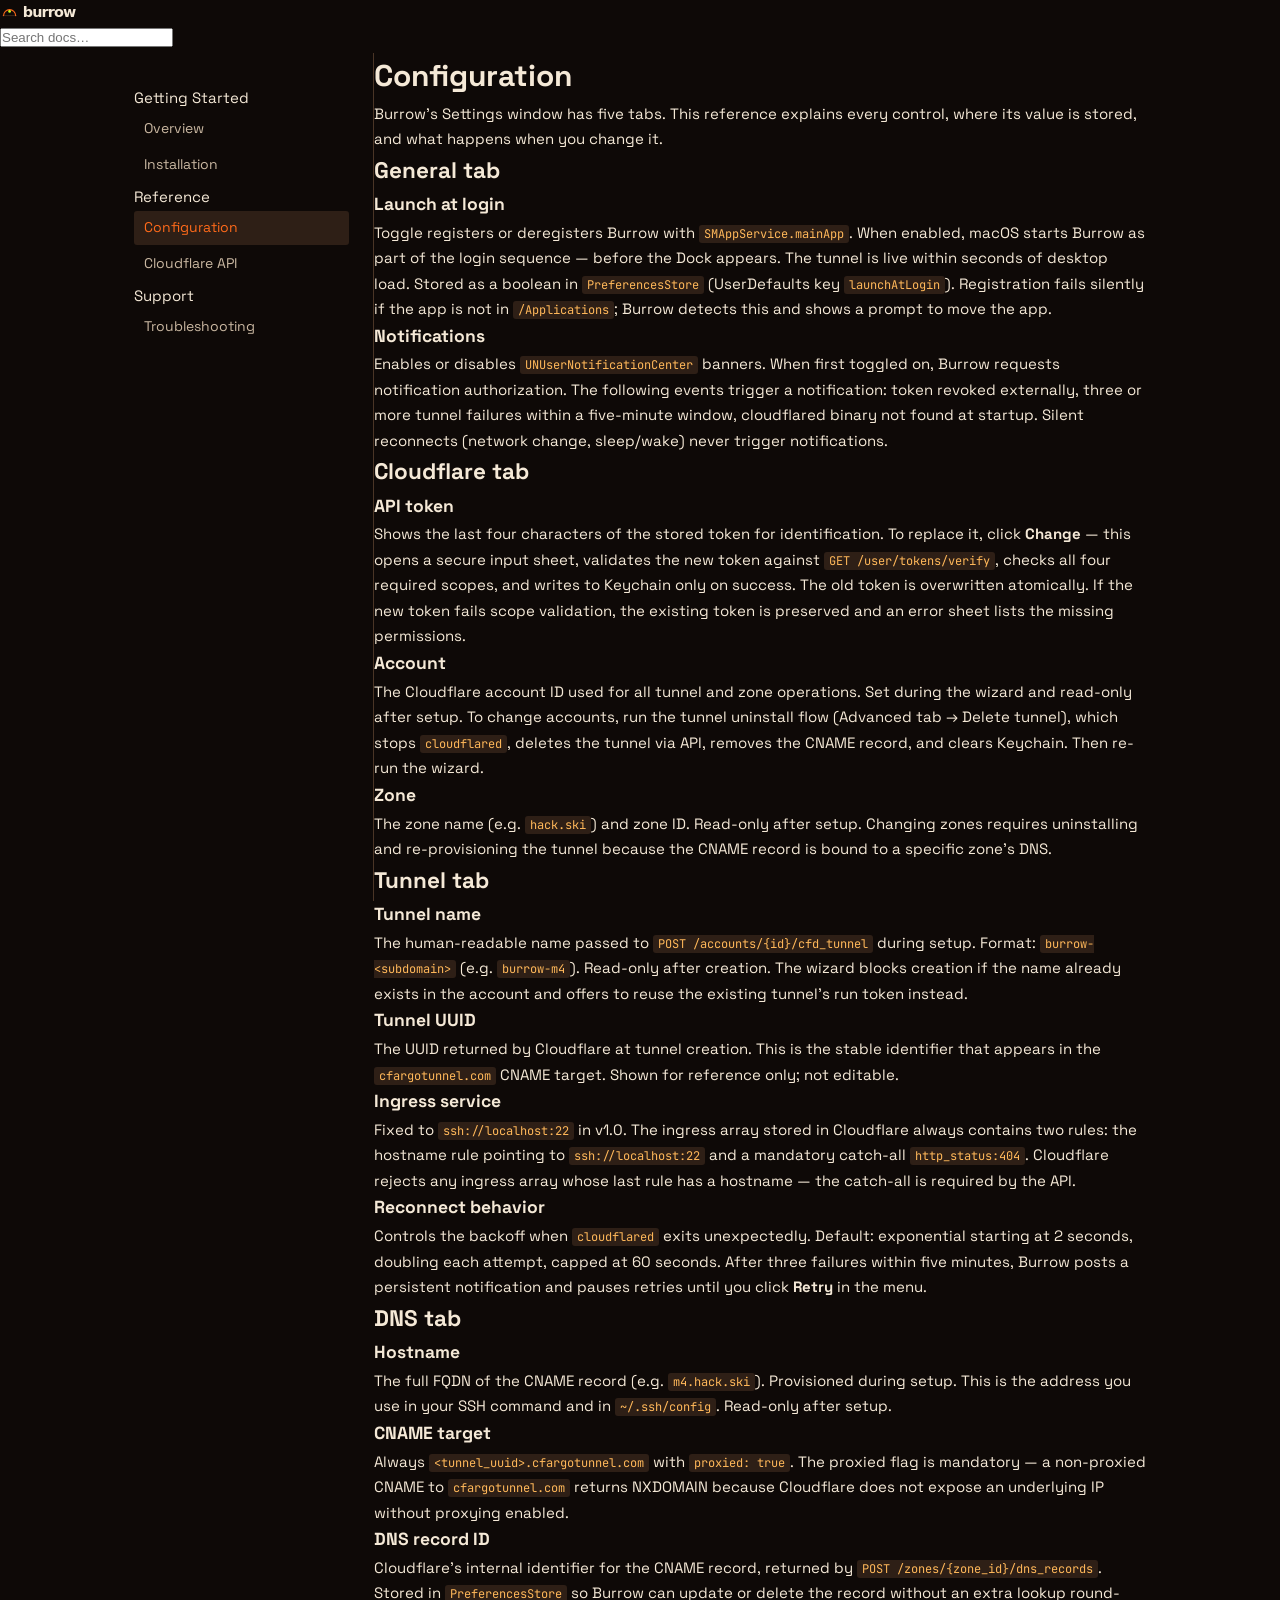
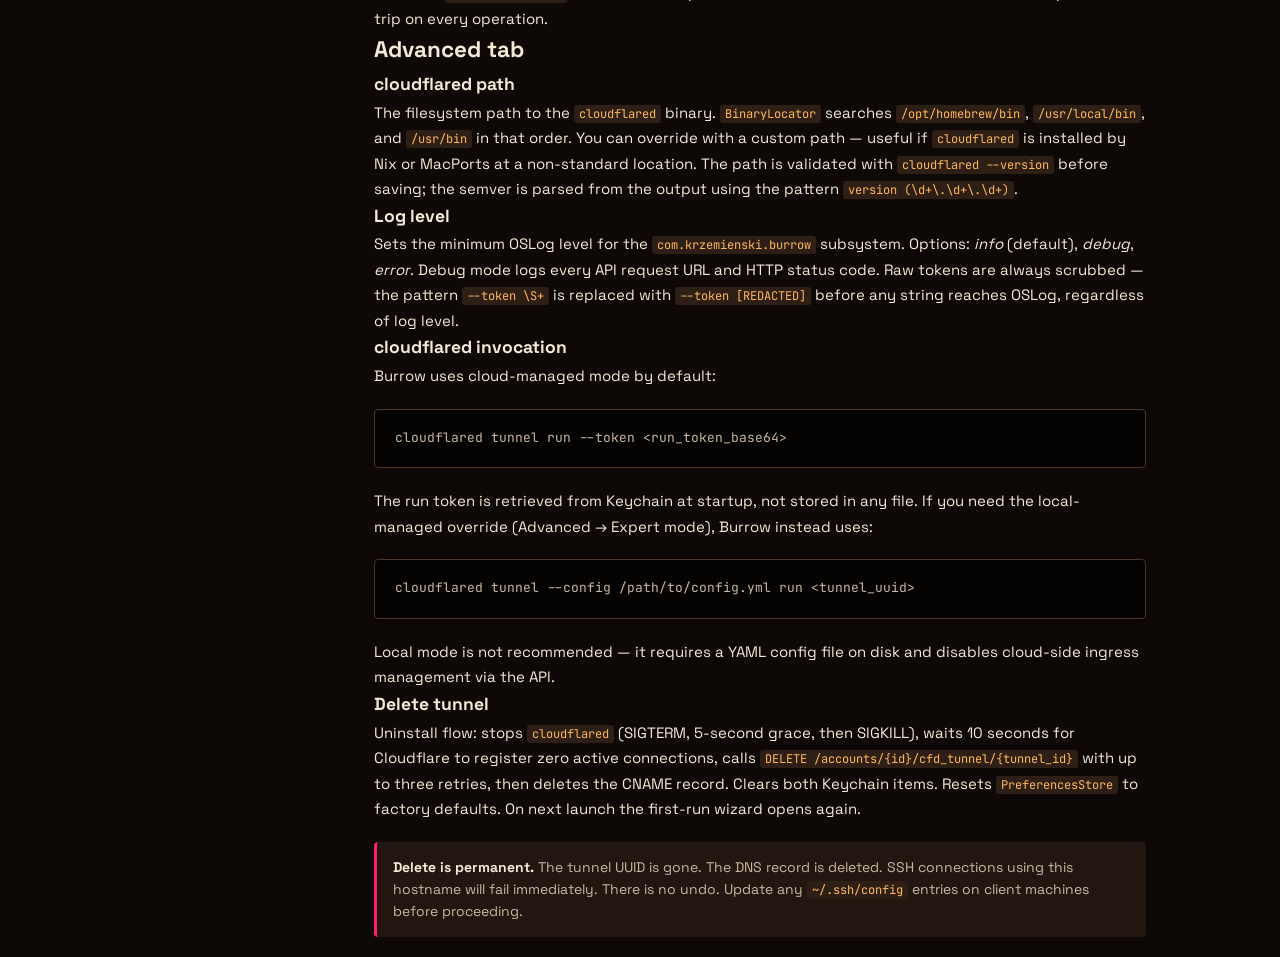
<file: docs/configure.html>
<!DOCTYPE html>
<html lang="en">
<head>
  <meta charset="UTF-8">
  <meta name="viewport" content="width=device-width, initial-scale=1.0">
  <title>Burrow Docs — Configuration</title>
  <link rel="stylesheet" href="assets/docs.css">
  <link rel="preconnect" href="https://fonts.googleapis.com">
  <link href="https://fonts.googleapis.com/css2?family=Space+Grotesk:wght@400;500;700&family=JetBrains+Mono:wght@400;500&display=swap" rel="stylesheet">
</head>
<body>
  <nav class="top-nav">
    <a href="../site/index.html" class="nav-brand">
      <img src="../site/assets/wordmark.svg" alt="Burrow" width="120" height="24">
    </a>
    <div class="nav-search">
      <input type="search" id="search-input" placeholder="Search docs…" aria-label="Search documentation">
      <div id="search-results" class="search-results" hidden></div>
    </div>
  </nav>

  <div class="docs-layout">
    <aside class="sidebar">
      <nav aria-label="Documentation navigation">
        <ul class="sidebar-nav">
          <li class="nav-section">Getting Started</li>
          <li><a href="index.html">Overview</a></li>
          <li><a href="install.html">Installation</a></li>
          <li class="nav-section">Reference</li>
          <li><a href="configure.html" class="active">Configuration</a></li>
          <li><a href="api.html">Cloudflare API</a></li>
          <li class="nav-section">Support</li>
          <li><a href="troubleshoot.html">Troubleshooting</a></li>
        </ul>
      </nav>
    </aside>

    <main class="content" id="main-content">
      <h1>Configuration</h1>
      <p class="lead">Burrow's Settings window has five tabs. This reference explains every control, where its value is stored, and what happens when you change it.</p>

      <h2 id="general">General tab</h2>

      <h3>Launch at login</h3>
      <p>Toggle registers or deregisters Burrow with <code>SMAppService.mainApp</code>. When enabled, macOS starts Burrow as part of the login sequence — before the Dock appears. The tunnel is live within seconds of desktop load. Stored as a boolean in <code>PreferencesStore</code> (UserDefaults key <code>launchAtLogin</code>). Registration fails silently if the app is not in <code>/Applications</code>; Burrow detects this and shows a prompt to move the app.</p>

      <h3>Notifications</h3>
      <p>Enables or disables <code>UNUserNotificationCenter</code> banners. When first toggled on, Burrow requests notification authorization. The following events trigger a notification: token revoked externally, three or more tunnel failures within a five-minute window, cloudflared binary not found at startup. Silent reconnects (network change, sleep/wake) never trigger notifications.</p>

      <h2 id="cloudflare">Cloudflare tab</h2>

      <h3>API token</h3>
      <p>Shows the last four characters of the stored token for identification. To replace it, click <strong>Change</strong> — this opens a secure input sheet, validates the new token against <code>GET /user/tokens/verify</code>, checks all four required scopes, and writes to Keychain only on success. The old token is overwritten atomically. If the new token fails scope validation, the existing token is preserved and an error sheet lists the missing permissions.</p>

      <h3>Account</h3>
      <p>The Cloudflare account ID used for all tunnel and zone operations. Set during the wizard and read-only after setup. To change accounts, run the tunnel uninstall flow (Advanced tab → Delete tunnel), which stops <code>cloudflared</code>, deletes the tunnel via API, removes the CNAME record, and clears Keychain. Then re-run the wizard.</p>

      <h3>Zone</h3>
      <p>The zone name (e.g. <code>hack.ski</code>) and zone ID. Read-only after setup. Changing zones requires uninstalling and re-provisioning the tunnel because the CNAME record is bound to a specific zone's DNS.</p>

      <h2 id="tunnel">Tunnel tab</h2>

      <h3>Tunnel name</h3>
      <p>The human-readable name passed to <code>POST /accounts/{id}/cfd_tunnel</code> during setup. Format: <code>burrow-&lt;subdomain&gt;</code> (e.g. <code>burrow-m4</code>). Read-only after creation. The wizard blocks creation if the name already exists in the account and offers to reuse the existing tunnel's run token instead.</p>

      <h3>Tunnel UUID</h3>
      <p>The UUID returned by Cloudflare at tunnel creation. This is the stable identifier that appears in the <code>cfargotunnel.com</code> CNAME target. Shown for reference only; not editable.</p>

      <h3>Ingress service</h3>
      <p>Fixed to <code>ssh://localhost:22</code> in v1.0. The ingress array stored in Cloudflare always contains two rules: the hostname rule pointing to <code>ssh://localhost:22</code> and a mandatory catch-all <code>http_status:404</code>. Cloudflare rejects any ingress array whose last rule has a hostname — the catch-all is required by the API.</p>

      <h3>Reconnect behavior</h3>
      <p>Controls the backoff when <code>cloudflared</code> exits unexpectedly. Default: exponential starting at 2 seconds, doubling each attempt, capped at 60 seconds. After three failures within five minutes, Burrow posts a persistent notification and pauses retries until you click <strong>Retry</strong> in the menu.</p>

      <h2 id="dns">DNS tab</h2>

      <h3>Hostname</h3>
      <p>The full FQDN of the CNAME record (e.g. <code>m4.hack.ski</code>). Provisioned during setup. This is the address you use in your SSH command and in <code>~/.ssh/config</code>. Read-only after setup.</p>

      <h3>CNAME target</h3>
      <p>Always <code>&lt;tunnel_uuid&gt;.cfargotunnel.com</code> with <code>proxied: true</code>. The proxied flag is mandatory — a non-proxied CNAME to <code>cfargotunnel.com</code> returns NXDOMAIN because Cloudflare does not expose an underlying IP without proxying enabled.</p>

      <h3>DNS record ID</h3>
      <p>Cloudflare's internal identifier for the CNAME record, returned by <code>POST /zones/{zone_id}/dns_records</code>. Stored in <code>PreferencesStore</code> so Burrow can update or delete the record without an extra lookup round-trip on every operation.</p>

      <h2 id="advanced">Advanced tab</h2>

      <h3>cloudflared path</h3>
      <p>The filesystem path to the <code>cloudflared</code> binary. <code>BinaryLocator</code> searches <code>/opt/homebrew/bin</code>, <code>/usr/local/bin</code>, and <code>/usr/bin</code> in that order. You can override with a custom path — useful if <code>cloudflared</code> is installed by Nix or MacPorts at a non-standard location. The path is validated with <code>cloudflared --version</code> before saving; the semver is parsed from the output using the pattern <code>version (\d+\.\d+\.\d+)</code>.</p>

      <h3>Log level</h3>
      <p>Sets the minimum OSLog level for the <code>com.krzemienski.burrow</code> subsystem. Options: <em>info</em> (default), <em>debug</em>, <em>error</em>. Debug mode logs every API request URL and HTTP status code. Raw tokens are always scrubbed — the pattern <code>--token \S+</code> is replaced with <code>--token [REDACTED]</code> before any string reaches OSLog, regardless of log level.</p>

      <h3>cloudflared invocation</h3>
      <p>Burrow uses cloud-managed mode by default:</p>
      <div class="code-wrap">
        <pre><code>cloudflared tunnel run --token &lt;run_token_base64&gt;</code></pre>
      </div>
      <p>The run token is retrieved from Keychain at startup, not stored in any file. If you need the local-managed override (Advanced → Expert mode), Burrow instead uses:</p>
      <div class="code-wrap">
        <pre><code>cloudflared tunnel --config /path/to/config.yml run &lt;tunnel_uuid&gt;</code></pre>
      </div>
      <p>Local mode is not recommended — it requires a YAML config file on disk and disables cloud-side ingress management via the API.</p>

      <h3>Delete tunnel</h3>
      <p>Uninstall flow: stops <code>cloudflared</code> (SIGTERM, 5-second grace, then SIGKILL), waits 10 seconds for Cloudflare to register zero active connections, calls <code>DELETE /accounts/{id}/cfd_tunnel/{tunnel_id}</code> with up to three retries, then deletes the CNAME record. Clears both Keychain items. Resets <code>PreferencesStore</code> to factory defaults. On next launch the first-run wizard opens again.</p>

      <div class="callout callout-error">
        <strong>Delete is permanent.</strong> The tunnel UUID is gone. The DNS record is deleted. SSH connections using this hostname will fail immediately. There is no undo. Update any <code>~/.ssh/config</code> entries on client machines before proceeding.
      </div>
    </main>
  </div>

  <script src="assets/search.js"></script>
</body>
</html>
</file>
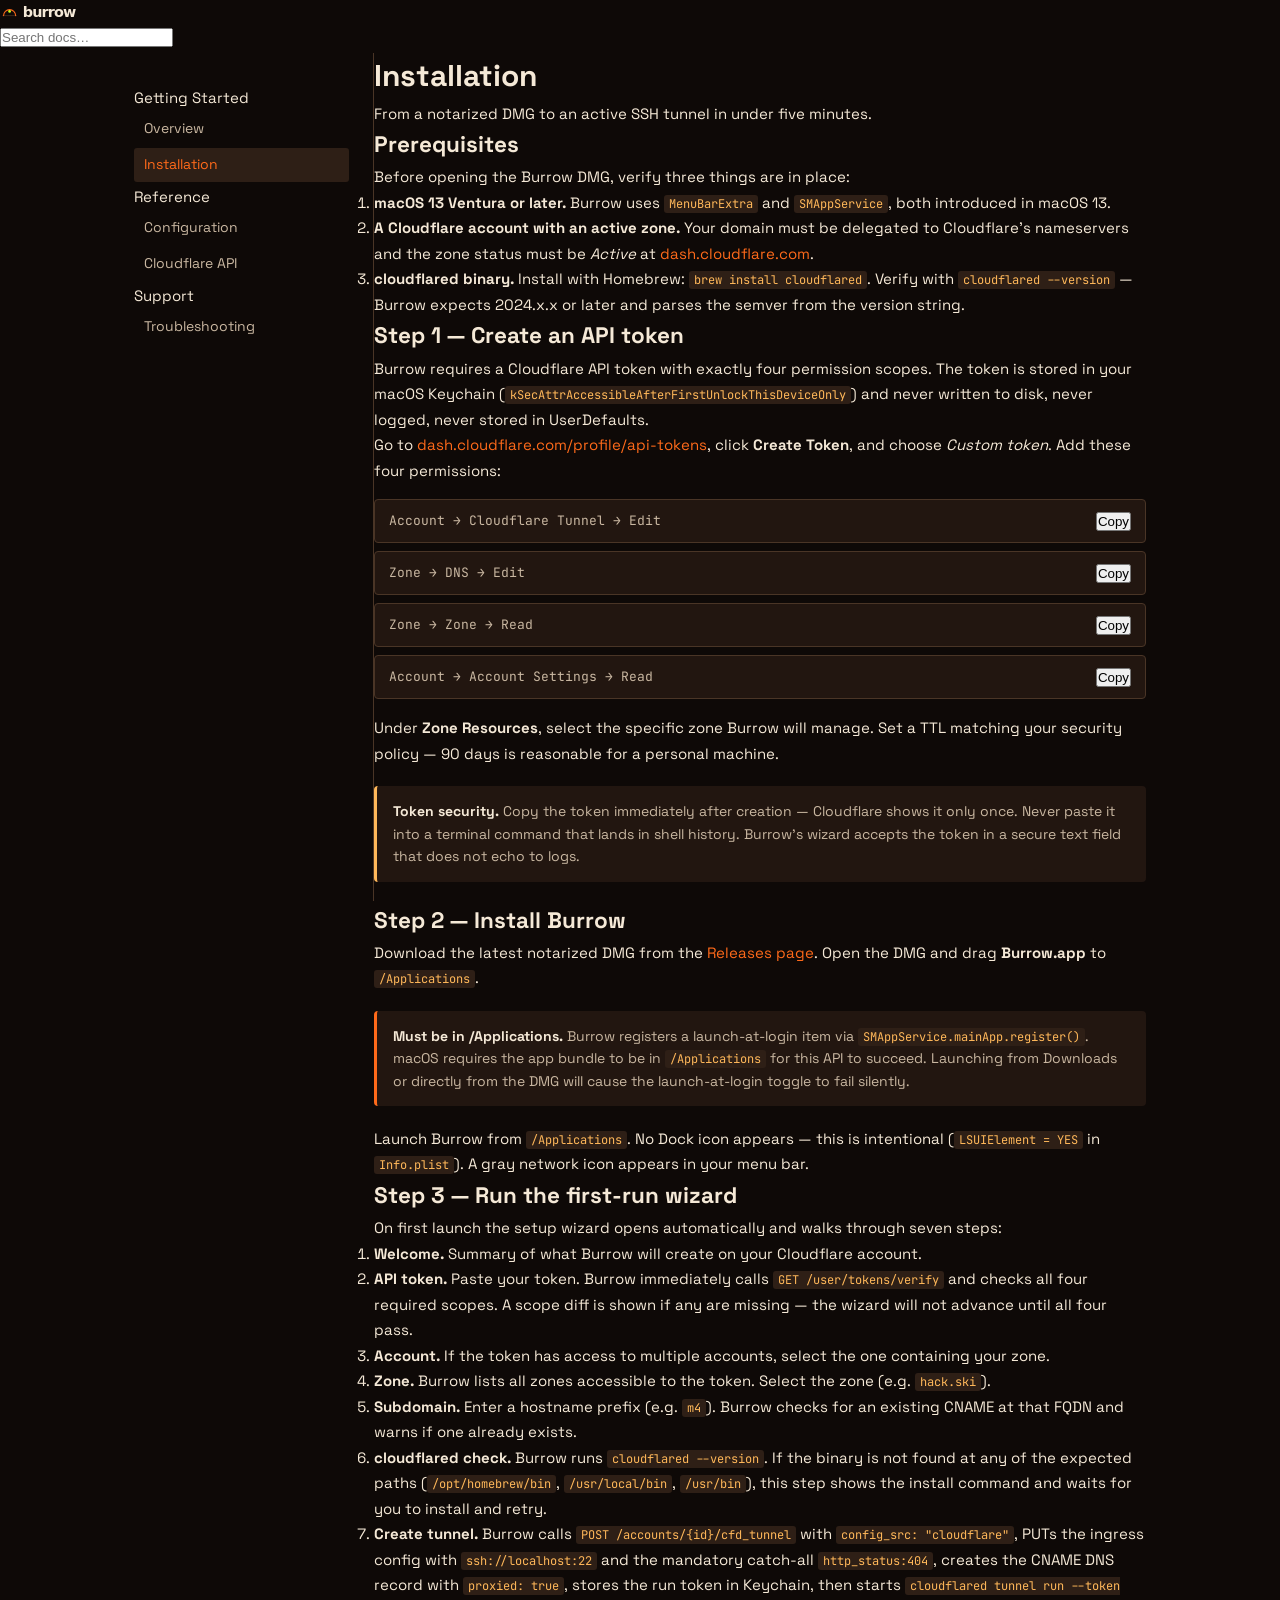
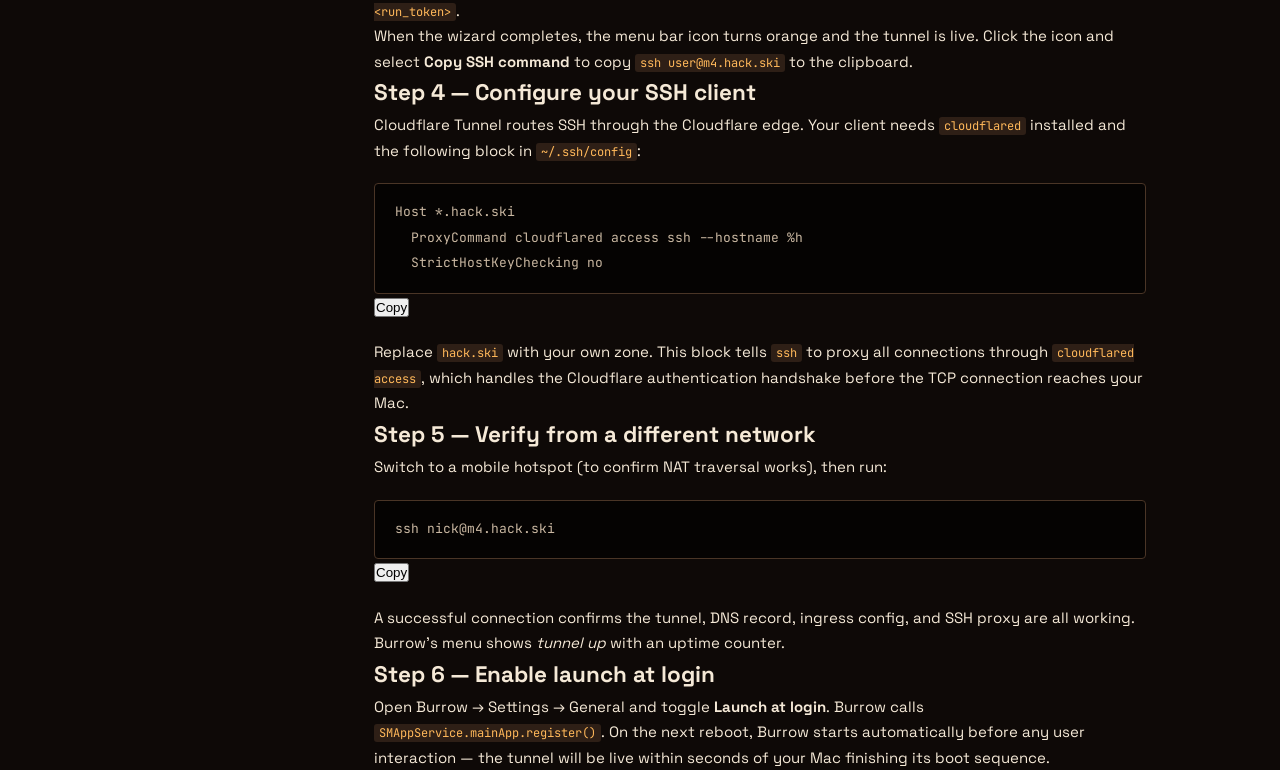
<file: docs/install.html>
<!DOCTYPE html>
<html lang="en">
<head>
  <meta charset="UTF-8">
  <meta name="viewport" content="width=device-width, initial-scale=1.0">
  <title>Burrow Docs — Installation</title>
  <link rel="stylesheet" href="assets/docs.css">
  <link rel="preconnect" href="https://fonts.googleapis.com">
  <link href="https://fonts.googleapis.com/css2?family=Space+Grotesk:wght@400;500;700&family=JetBrains+Mono:wght@400;500&display=swap" rel="stylesheet">
</head>
<body>
  <nav class="top-nav">
    <a href="../site/index.html" class="nav-brand">
      <img src="../site/assets/wordmark.svg" alt="Burrow" width="120" height="24">
    </a>
    <div class="nav-search">
      <input type="search" id="search-input" placeholder="Search docs…" aria-label="Search documentation">
      <div id="search-results" class="search-results" hidden></div>
    </div>
  </nav>

  <div class="docs-layout">
    <aside class="sidebar">
      <nav aria-label="Documentation navigation">
        <ul class="sidebar-nav">
          <li class="nav-section">Getting Started</li>
          <li><a href="index.html">Overview</a></li>
          <li><a href="install.html" class="active">Installation</a></li>
          <li class="nav-section">Reference</li>
          <li><a href="configure.html">Configuration</a></li>
          <li><a href="api.html">Cloudflare API</a></li>
          <li class="nav-section">Support</li>
          <li><a href="troubleshoot.html">Troubleshooting</a></li>
        </ul>
      </nav>
    </aside>

    <main class="content" id="main-content">
      <h1>Installation</h1>
      <p class="lead">From a notarized DMG to an active SSH tunnel in under five minutes.</p>

      <h2 id="prereqs">Prerequisites</h2>
      <p>Before opening the Burrow DMG, verify three things are in place:</p>
      <ol>
        <li><strong>macOS 13 Ventura or later.</strong> Burrow uses <code>MenuBarExtra</code> and <code>SMAppService</code>, both introduced in macOS 13.</li>
        <li><strong>A Cloudflare account with an active zone.</strong> Your domain must be delegated to Cloudflare's nameservers and the zone status must be <em>Active</em> at <a href="https://dash.cloudflare.com" target="_blank" rel="noopener">dash.cloudflare.com</a>.</li>
        <li><strong>cloudflared binary.</strong> Install with Homebrew: <code>brew install cloudflared</code>. Verify with <code>cloudflared --version</code> — Burrow expects 2024.x.x or later and parses the semver from the version string.</li>
      </ol>

      <h2 id="token">Step 1 — Create an API token</h2>
      <p>Burrow requires a Cloudflare API token with exactly four permission scopes. The token is stored in your macOS Keychain (<code>kSecAttrAccessibleAfterFirstUnlockThisDeviceOnly</code>) and never written to disk, never logged, never stored in UserDefaults.</p>
      <p>Go to <a href="https://dash.cloudflare.com/profile/api-tokens" target="_blank" rel="noopener">dash.cloudflare.com/profile/api-tokens</a>, click <strong>Create Token</strong>, and choose <em>Custom token</em>. Add these four permissions:</p>

      <ul class="scope-list">
        <li class="scope-item">
          <span class="scope-path">Account → Cloudflare Tunnel → Edit</span>
          <button class="copy-btn" data-copy="Account → Cloudflare Tunnel → Edit" aria-label="Copy scope">Copy</button>
        </li>
        <li class="scope-item">
          <span class="scope-path">Zone → DNS → Edit</span>
          <button class="copy-btn" data-copy="Zone → DNS → Edit" aria-label="Copy scope">Copy</button>
        </li>
        <li class="scope-item">
          <span class="scope-path">Zone → Zone → Read</span>
          <button class="copy-btn" data-copy="Zone → Zone → Read" aria-label="Copy scope">Copy</button>
        </li>
        <li class="scope-item">
          <span class="scope-path">Account → Account Settings → Read</span>
          <button class="copy-btn" data-copy="Account → Account Settings → Read" aria-label="Copy scope">Copy</button>
        </li>
      </ul>

      <p>Under <strong>Zone Resources</strong>, select the specific zone Burrow will manage. Set a TTL matching your security policy — 90 days is reasonable for a personal machine.</p>

      <div class="callout callout-warn">
        <strong>Token security.</strong> Copy the token immediately after creation — Cloudflare shows it only once. Never paste it into a terminal command that lands in shell history. Burrow's wizard accepts the token in a secure text field that does not echo to logs.
      </div>

      <h2 id="install-app">Step 2 — Install Burrow</h2>
      <p>Download the latest notarized DMG from the <a href="https://github.com/krzemienski/burrow/releases" target="_blank" rel="noopener">Releases page</a>. Open the DMG and drag <strong>Burrow.app</strong> to <code>/Applications</code>.</p>

      <div class="callout callout-note">
        <strong>Must be in /Applications.</strong> Burrow registers a launch-at-login item via <code>SMAppService.mainApp.register()</code>. macOS requires the app bundle to be in <code>/Applications</code> for this API to succeed. Launching from Downloads or directly from the DMG will cause the launch-at-login toggle to fail silently.
      </div>

      <p>Launch Burrow from <code>/Applications</code>. No Dock icon appears — this is intentional (<code>LSUIElement = YES</code> in <code>Info.plist</code>). A gray network icon appears in your menu bar.</p>

      <h2 id="wizard">Step 3 — Run the first-run wizard</h2>
      <p>On first launch the setup wizard opens automatically and walks through seven steps:</p>
      <ol>
        <li><strong>Welcome.</strong> Summary of what Burrow will create on your Cloudflare account.</li>
        <li><strong>API token.</strong> Paste your token. Burrow immediately calls <code>GET /user/tokens/verify</code> and checks all four required scopes. A scope diff is shown if any are missing — the wizard will not advance until all four pass.</li>
        <li><strong>Account.</strong> If the token has access to multiple accounts, select the one containing your zone.</li>
        <li><strong>Zone.</strong> Burrow lists all zones accessible to the token. Select the zone (e.g. <code>hack.ski</code>).</li>
        <li><strong>Subdomain.</strong> Enter a hostname prefix (e.g. <code>m4</code>). Burrow checks for an existing CNAME at that FQDN and warns if one already exists.</li>
        <li><strong>cloudflared check.</strong> Burrow runs <code>cloudflared --version</code>. If the binary is not found at any of the expected paths (<code>/opt/homebrew/bin</code>, <code>/usr/local/bin</code>, <code>/usr/bin</code>), this step shows the install command and waits for you to install and retry.</li>
        <li><strong>Create tunnel.</strong> Burrow calls <code>POST /accounts/{id}/cfd_tunnel</code> with <code>config_src: "cloudflare"</code>, PUTs the ingress config with <code>ssh://localhost:22</code> and the mandatory catch-all <code>http_status:404</code>, creates the CNAME DNS record with <code>proxied: true</code>, stores the run token in Keychain, then starts <code>cloudflared tunnel run --token &lt;run_token&gt;</code>.</li>
      </ol>

      <p>When the wizard completes, the menu bar icon turns orange and the tunnel is live. Click the icon and select <strong>Copy SSH command</strong> to copy <code>ssh user@m4.hack.ski</code> to the clipboard.</p>

      <h2 id="ssh-config">Step 4 — Configure your SSH client</h2>
      <p>Cloudflare Tunnel routes SSH through the Cloudflare edge. Your client needs <code>cloudflared</code> installed and the following block in <code>~/.ssh/config</code>:</p>

      <div class="code-wrap">
        <pre><code>Host *.hack.ski
  ProxyCommand cloudflared access ssh --hostname %h
  StrictHostKeyChecking no</code></pre>
        <button class="copy-btn" data-copy="Host *.hack.ski&#10;  ProxyCommand cloudflared access ssh --hostname %h&#10;  StrictHostKeyChecking no" aria-label="Copy SSH config">Copy</button>
      </div>

      <p>Replace <code>hack.ski</code> with your own zone. This block tells <code>ssh</code> to proxy all connections through <code>cloudflared access</code>, which handles the Cloudflare authentication handshake before the TCP connection reaches your Mac.</p>

      <h2 id="verify">Step 5 — Verify from a different network</h2>
      <p>Switch to a mobile hotspot (to confirm NAT traversal works), then run:</p>
      <div class="code-wrap">
        <pre><code>ssh nick@m4.hack.ski</code></pre>
        <button class="copy-btn" data-copy="ssh nick@m4.hack.ski" aria-label="Copy SSH command">Copy</button>
      </div>
      <p>A successful connection confirms the tunnel, DNS record, ingress config, and SSH proxy are all working. Burrow's menu shows <em>tunnel up</em> with an uptime counter.</p>

      <h2 id="login-item">Step 6 — Enable launch at login</h2>
      <p>Open Burrow → Settings → General and toggle <strong>Launch at login</strong>. Burrow calls <code>SMAppService.mainApp.register()</code>. On the next reboot, Burrow starts automatically before any user interaction — the tunnel will be live within seconds of your Mac finishing its boot sequence.</p>
    </main>
  </div>

  <script src="assets/search.js"></script>
  <script>
    document.querySelectorAll('.copy-btn').forEach(btn => {
      btn.addEventListener('click', () => {
        const text = btn.dataset.copy.replace(/&#10;/g, '\n');
        navigator.clipboard.writeText(text).then(() => {
          const orig = btn.textContent;
          btn.textContent = 'Copied';
          setTimeout(() => btn.textContent = orig, 2000);
        });
      });
    });
  </script>
</body>
</html>
</file>
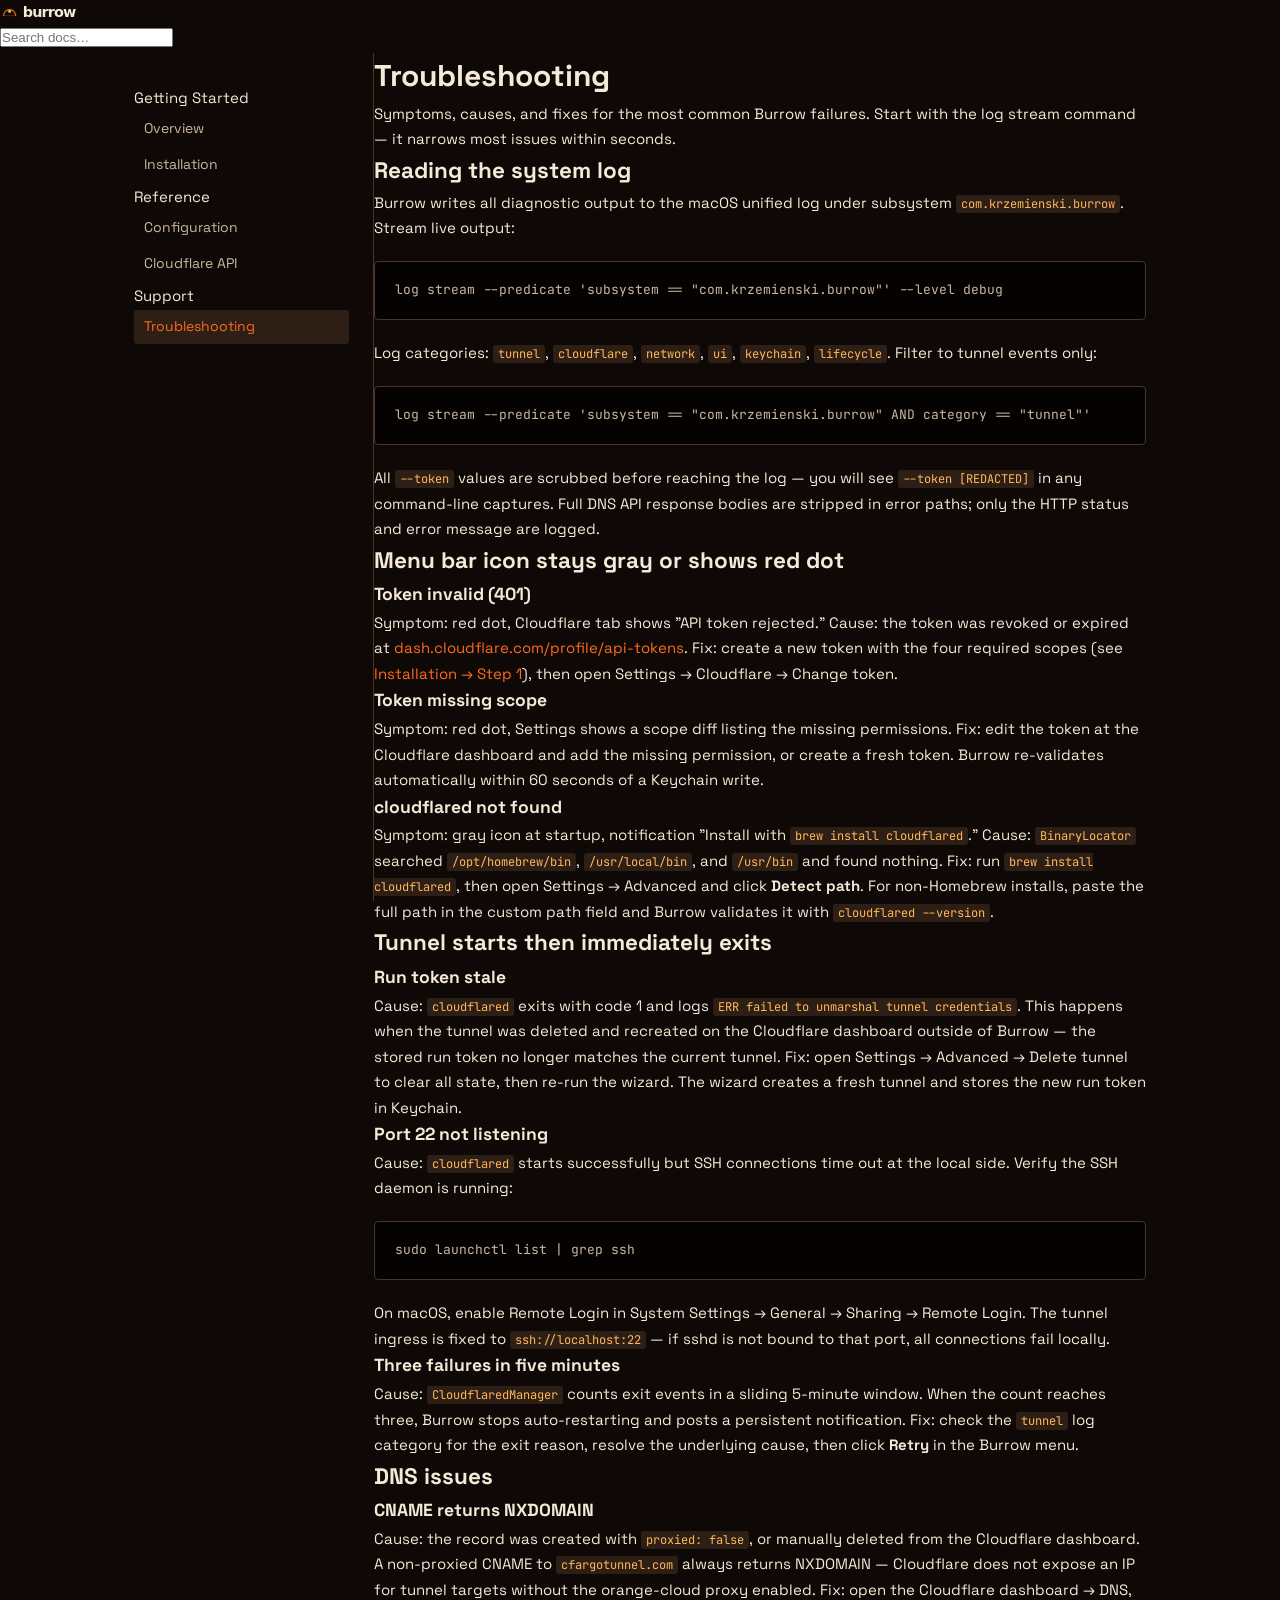
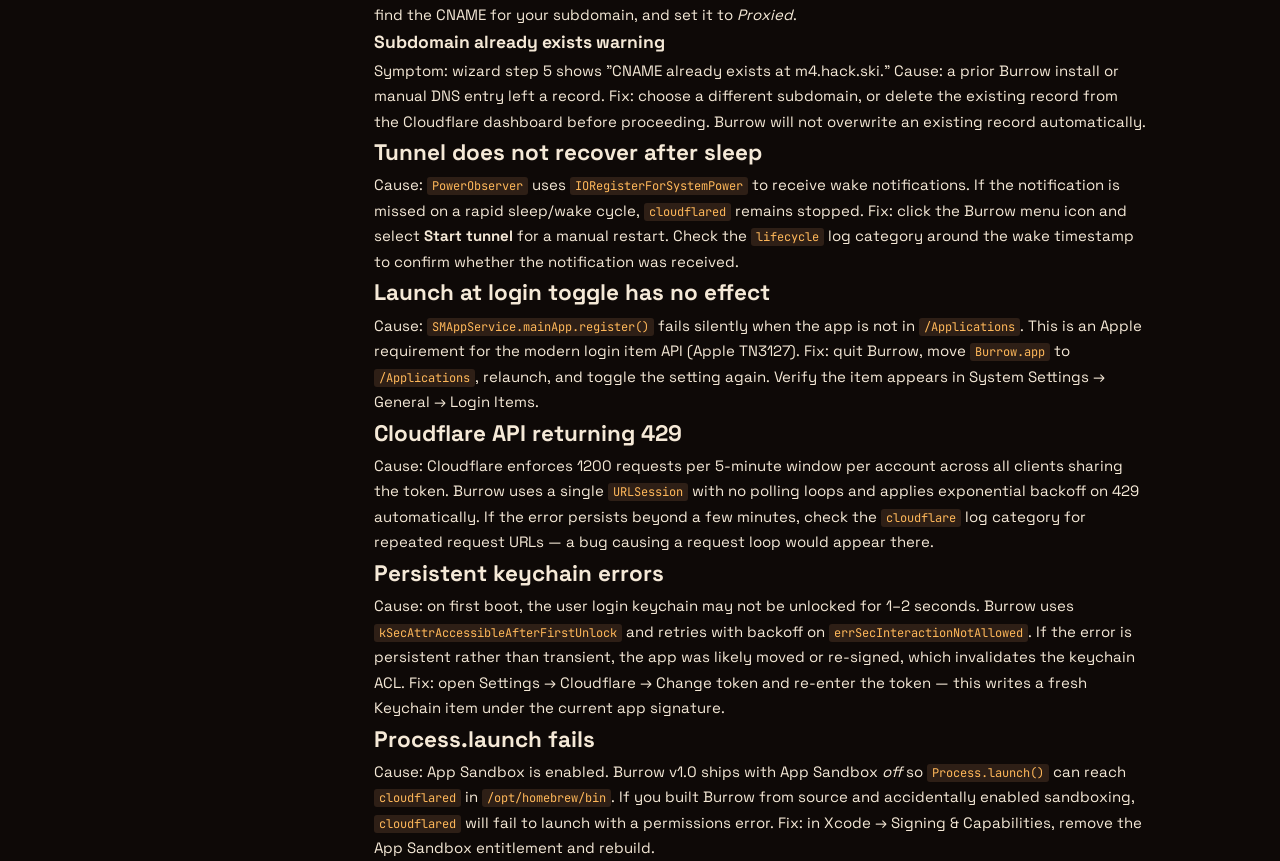
<file: docs/troubleshoot.html>
<!DOCTYPE html>
<html lang="en">
<head>
  <meta charset="UTF-8">
  <meta name="viewport" content="width=device-width, initial-scale=1.0">
  <title>Burrow Docs — Troubleshooting</title>
  <link rel="stylesheet" href="assets/docs.css">
  <link rel="preconnect" href="https://fonts.googleapis.com">
  <link href="https://fonts.googleapis.com/css2?family=Space+Grotesk:wght@400;500;700&family=JetBrains+Mono:wght@400;500&display=swap" rel="stylesheet">
</head>
<body>
  <nav class="top-nav">
    <a href="../site/index.html" class="nav-brand">
      <img src="../site/assets/wordmark.svg" alt="Burrow" width="120" height="24">
    </a>
    <div class="nav-search">
      <input type="search" id="search-input" placeholder="Search docs…" aria-label="Search documentation">
      <div id="search-results" class="search-results" hidden></div>
    </div>
  </nav>

  <div class="docs-layout">
    <aside class="sidebar">
      <nav aria-label="Documentation navigation">
        <ul class="sidebar-nav">
          <li class="nav-section">Getting Started</li>
          <li><a href="index.html">Overview</a></li>
          <li><a href="install.html">Installation</a></li>
          <li class="nav-section">Reference</li>
          <li><a href="configure.html">Configuration</a></li>
          <li><a href="api.html">Cloudflare API</a></li>
          <li class="nav-section">Support</li>
          <li><a href="troubleshoot.html" class="active">Troubleshooting</a></li>
        </ul>
      </nav>
    </aside>

    <main class="content" id="main-content">
      <h1>Troubleshooting</h1>
      <p class="lead">Symptoms, causes, and fixes for the most common Burrow failures. Start with the log stream command — it narrows most issues within seconds.</p>

      <h2 id="logs">Reading the system log</h2>
      <p>Burrow writes all diagnostic output to the macOS unified log under subsystem <code>com.krzemienski.burrow</code>. Stream live output:</p>
      <div class="code-wrap">
        <pre><code>log stream --predicate 'subsystem == "com.krzemienski.burrow"' --level debug</code></pre>
      </div>
      <p>Log categories: <code>tunnel</code>, <code>cloudflare</code>, <code>network</code>, <code>ui</code>, <code>keychain</code>, <code>lifecycle</code>. Filter to tunnel events only:</p>
      <div class="code-wrap">
        <pre><code>log stream --predicate 'subsystem == "com.krzemienski.burrow" AND category == "tunnel"'</code></pre>
      </div>
      <p>All <code>--token</code> values are scrubbed before reaching the log — you will see <code>--token [REDACTED]</code> in any command-line captures. Full DNS API response bodies are stripped in error paths; only the HTTP status and error message are logged.</p>

      <h2 id="red-dot">Menu bar icon stays gray or shows red dot</h2>

      <h3>Token invalid (401)</h3>
      <p>Symptom: red dot, Cloudflare tab shows "API token rejected." Cause: the token was revoked or expired at <a href="https://dash.cloudflare.com/profile/api-tokens" target="_blank" rel="noopener">dash.cloudflare.com/profile/api-tokens</a>. Fix: create a new token with the four required scopes (see <a href="install.html#token">Installation → Step 1</a>), then open Settings → Cloudflare → Change token.</p>

      <h3>Token missing scope</h3>
      <p>Symptom: red dot, Settings shows a scope diff listing the missing permissions. Fix: edit the token at the Cloudflare dashboard and add the missing permission, or create a fresh token. Burrow re-validates automatically within 60 seconds of a Keychain write.</p>

      <h3>cloudflared not found</h3>
      <p>Symptom: gray icon at startup, notification "Install with <code>brew install cloudflared</code>." Cause: <code>BinaryLocator</code> searched <code>/opt/homebrew/bin</code>, <code>/usr/local/bin</code>, and <code>/usr/bin</code> and found nothing. Fix: run <code>brew install cloudflared</code>, then open Settings → Advanced and click <strong>Detect path</strong>. For non-Homebrew installs, paste the full path in the custom path field and Burrow validates it with <code>cloudflared --version</code>.</p>

      <h2 id="tunnel-fails">Tunnel starts then immediately exits</h2>

      <h3>Run token stale</h3>
      <p>Cause: <code>cloudflared</code> exits with code 1 and logs <code>ERR failed to unmarshal tunnel credentials</code>. This happens when the tunnel was deleted and recreated on the Cloudflare dashboard outside of Burrow — the stored run token no longer matches the current tunnel. Fix: open Settings → Advanced → Delete tunnel to clear all state, then re-run the wizard. The wizard creates a fresh tunnel and stores the new run token in Keychain.</p>

      <h3>Port 22 not listening</h3>
      <p>Cause: <code>cloudflared</code> starts successfully but SSH connections time out at the local side. Verify the SSH daemon is running:</p>
      <div class="code-wrap">
        <pre><code>sudo launchctl list | grep ssh</code></pre>
      </div>
      <p>On macOS, enable Remote Login in System Settings → General → Sharing → Remote Login. The tunnel ingress is fixed to <code>ssh://localhost:22</code> — if sshd is not bound to that port, all connections fail locally.</p>

      <h3>Three failures in five minutes</h3>
      <p>Cause: <code>CloudflaredManager</code> counts exit events in a sliding 5-minute window. When the count reaches three, Burrow stops auto-restarting and posts a persistent notification. Fix: check the <code>tunnel</code> log category for the exit reason, resolve the underlying cause, then click <strong>Retry</strong> in the Burrow menu.</p>

      <h2 id="dns">DNS issues</h2>

      <h3>CNAME returns NXDOMAIN</h3>
      <p>Cause: the record was created with <code>proxied: false</code>, or manually deleted from the Cloudflare dashboard. A non-proxied CNAME to <code>cfargotunnel.com</code> always returns NXDOMAIN — Cloudflare does not expose an IP for tunnel targets without the orange-cloud proxy enabled. Fix: open the Cloudflare dashboard → DNS, find the CNAME for your subdomain, and set it to <em>Proxied</em>.</p>

      <h3>Subdomain already exists warning</h3>
      <p>Symptom: wizard step 5 shows "CNAME already exists at m4.hack.ski." Cause: a prior Burrow install or manual DNS entry left a record. Fix: choose a different subdomain, or delete the existing record from the Cloudflare dashboard before proceeding. Burrow will not overwrite an existing record automatically.</p>

      <h2 id="sleep-wake">Tunnel does not recover after sleep</h2>
      <p>Cause: <code>PowerObserver</code> uses <code>IORegisterForSystemPower</code> to receive wake notifications. If the notification is missed on a rapid sleep/wake cycle, <code>cloudflared</code> remains stopped. Fix: click the Burrow menu icon and select <strong>Start tunnel</strong> for a manual restart. Check the <code>lifecycle</code> log category around the wake timestamp to confirm whether the notification was received.</p>

      <h2 id="smappservice">Launch at login toggle has no effect</h2>
      <p>Cause: <code>SMAppService.mainApp.register()</code> fails silently when the app is not in <code>/Applications</code>. This is an Apple requirement for the modern login item API (Apple TN3127). Fix: quit Burrow, move <code>Burrow.app</code> to <code>/Applications</code>, relaunch, and toggle the setting again. Verify the item appears in System Settings → General → Login Items.</p>

      <h2 id="rate-limit">Cloudflare API returning 429</h2>
      <p>Cause: Cloudflare enforces 1200 requests per 5-minute window per account across all clients sharing the token. Burrow uses a single <code>URLSession</code> with no polling loops and applies exponential backoff on 429 automatically. If the error persists beyond a few minutes, check the <code>cloudflare</code> log category for repeated request URLs — a bug causing a request loop would appear there.</p>

      <h2 id="keychain">Persistent keychain errors</h2>
      <p>Cause: on first boot, the user login keychain may not be unlocked for 1–2 seconds. Burrow uses <code>kSecAttrAccessibleAfterFirstUnlock</code> and retries with backoff on <code>errSecInteractionNotAllowed</code>. If the error is persistent rather than transient, the app was likely moved or re-signed, which invalidates the keychain ACL. Fix: open Settings → Cloudflare → Change token and re-enter the token — this writes a fresh Keychain item under the current app signature.</p>

      <h2 id="sandbox">Process.launch fails</h2>
      <p>Cause: App Sandbox is enabled. Burrow v1.0 ships with App Sandbox <em>off</em> so <code>Process.launch()</code> can reach <code>cloudflared</code> in <code>/opt/homebrew/bin</code>. If you built Burrow from source and accidentally enabled sandboxing, <code>cloudflared</code> will fail to launch with a permissions error. Fix: in Xcode → Signing &amp; Capabilities, remove the App Sandbox entitlement and rebuild.</p>
    </main>
  </div>

  <script src="assets/search.js"></script>
</body>
</html>
</file>
<file: docs/assets/docs.css>
@import url('https://fonts.googleapis.com/css2?family=Space+Grotesk:wght@400;600;700&family=JetBrains+Mono:wght@400;500;600&display=swap');

/* ─── Design tokens ─────────────────────────────────────────── */
:root {
  --bean-0: #050302;
  --bean-1: #0E0907;
  --bean-2: #170F0B;
  --bean-3: #221610;
  --bean-4: #2E1F16;
  --bean-5: #4A3526;
  --bean-6: #6E5A48;
  --cream:   #F5E9D7;
  --cream-2: #C9B7A1;

  --orange:      #FF6A1A;
  --orange-hot:  #FF8838;
  --orange-glow: #FFB85A;

  --magenta: #FF1F6D;
  --acid:    #C8FF1A;
  --ice:     #18E0FF;

  --font-display: 'Space Grotesk', 'SF Pro Display', system-ui, sans-serif;
  --font-mono:    'JetBrains Mono', 'SF Mono', monospace;

  --nav-w: 240px;
  --content-max: 740px;
}

/* ─── Reset ─────────────────────────────────────────────────── */
*, *::before, *::after { box-sizing: border-box; margin: 0; padding: 0; }
html { scroll-behavior: smooth; }
body {
  background: var(--bean-1);
  color: var(--cream);
  font-family: var(--font-display);
  font-size: 15px;
  line-height: 1.7;
  -webkit-font-smoothing: antialiased;
  display: flex;
  flex-direction: column;
  min-height: 100vh;
}
a { color: var(--orange); text-decoration: none; }
a:hover { color: var(--orange-hot); }
img, svg { display: block; }
code {
  font-family: var(--font-mono);
  font-size: 12px;
  background: var(--bean-4);
  color: var(--orange-glow);
  padding: 1px 5px;
  border-radius: 3px;
}
pre {
  background: var(--bean-0);
  border: 1px solid var(--bean-5);
  border-radius: 4px;
  padding: 16px 20px;
  overflow-x: auto;
  margin: 20px 0;
}
pre code {
  background: none; padding: 0;
  font-size: 13px; color: var(--cream-2); border-radius: 0;
}

/* ─── Site header ─────────────────────────────────────────────── */
.site-header {
  background: var(--bean-0);
  border-bottom: 1px solid var(--bean-5);
  position: sticky; top: 0; z-index: 100;
}
.header-inner {
  display: flex; align-items: center; justify-content: space-between;
  height: 52px;
  max-width: calc(var(--nav-w) + var(--content-max) + 80px);
  margin: 0 auto; padding: 0 24px;
}
.header-brand {
  display: flex; align-items: center; gap: 8px;
  color: var(--cream); font-weight: 700; font-size: 16px; letter-spacing: -0.5px;
}
.header-brand img { width: 24px; height: 24px; }
.docs-label {
  font-family: var(--font-mono); font-size: 10px; font-weight: 600;
  letter-spacing: 2px; text-transform: uppercase; color: var(--orange);
  border: 1px solid var(--bean-5); padding: 2px 6px; border-radius: 3px; margin-left: 4px;
}
.header-back {
  font-family: var(--font-mono); font-size: 12px; color: var(--cream-2);
  transition: color 160ms steps(2);
}
.header-back:hover { color: var(--ice); }

/* ─── Layout ─────────────────────────────────────────────────── */
.docs-layout {
  display: flex; flex: 1;
  max-width: calc(var(--nav-w) + var(--content-max) + 80px);
  margin: 0 auto; width: 100%; padding: 0 24px; gap: 0;
}

/* ─── Sidebar ─────────────────────────────────────────────────── */
.sidebar {
  width: var(--nav-w); flex-shrink: 0;
  padding: 32px 24px 32px 0;
  position: sticky; top: 52px;
  height: calc(100vh - 52px); overflow-y: auto;
  border-right: 1px solid var(--bean-5);
}
.sidebar-section { margin-bottom: 28px; }
.sidebar-section-label {
  font-family: var(--font-mono); font-size: 9px; font-weight: 600;
  letter-spacing: 2px; text-transform: uppercase; color: var(--bean-6);
  margin-bottom: 8px; padding-left: 2px;
}
.sidebar-nav { list-style: none; }
.sidebar-nav li { margin-bottom: 2px; }
.sidebar-nav a {
  display: block; padding: 5px 10px; font-size: 14px; color: var(--cream-2);
  border-radius: 3px; transition: background 160ms steps(2), color 160ms steps(2);
}
.sidebar-nav a:hover { background: var(--bean-3); color: var(--cream); }
.sidebar-nav a.active { background: var(--bean-4); color: var(--orange); }

/* ─── Main content ────────────────────────────────────────────── */
.docs-content {
  flex: 1; max-width: var(--content-max);
  padding: 40px 0 80px 40px; min-width: 0;
}

/* ─── Search ──────────────────────────────────────────────────── */
.search-wrap { margin-bottom: 32px; position: relative; }
.search-input {
  width: 100%; background: var(--bean-0); border: 1px solid var(--bean-5);
  border-radius: 4px; padding: 10px 14px 10px 36px;
  font-family: var(--font-mono); font-size: 13px; color: var(--cream); outline: none;
  transition: border-color 160ms steps(2);
}
.search-input::placeholder { color: var(--bean-6); }
.search-input:focus { border-color: var(--orange); }
.search-icon {
  position: absolute; left: 12px; top: 50%; transform: translateY(-50%);
  color: var(--bean-6); pointer-events: none;
}
.search-results {
  position: absolute; top: 100%; left: 0; right: 0;
  background: var(--bean-2); border: 1px solid var(--bean-5);
  border-top: none; border-radius: 0 0 4px 4px;
  z-index: 50; display: none; max-height: 320px; overflow-y: auto;
}
.search-results.open { display: block; }
.search-result-item {
  display: block; padding: 10px 14px; border-bottom: 1px solid var(--bean-5);
  color: var(--cream-2); font-size: 13px; transition: background 160ms steps(2);
}
.search-result-item:last-child { border-bottom: none; }
.search-result-item:hover { background: var(--bean-3); color: var(--cream); }
.search-result-item strong { display: block; color: var(--cream); margin-bottom: 2px; font-size: 14px; }

/* ─── Prose ───────────────────────────────────────────────────── */
.prose h1 {
  font-size: 36px; font-weight: 700; letter-spacing: -0.8px;
  color: var(--cream); margin-bottom: 8px; line-height: 1.1;
}
.prose .page-subtitle {
  font-size: 17px; color: var(--cream-2); margin-bottom: 36px; line-height: 1.6;
}
.prose h2 {
  font-size: 22px; font-weight: 600; letter-spacing: -0.3px;
  color: var(--cream); margin: 40px 0 12px;
  padding-bottom: 8px; border-bottom: 1px solid var(--bean-5);
}
.prose h3 {
  font-size: 17px; font-weight: 600; letter-spacing: -0.2px;
  color: var(--cream); margin: 28px 0 8px;
}
.prose p { color: var(--cream-2); margin-bottom: 16px; }
.prose ul, .prose ol { color: var(--cream-2); padding-left: 20px; margin-bottom: 16px; }
.prose li { margin-bottom: 6px; }
.prose strong { color: var(--cream); font-weight: 600; }
.prose blockquote {
  border-left: 3px solid var(--orange); padding: 8px 16px; margin: 20px 0;
  background: var(--bean-3); border-radius: 0 4px 4px 0;
  color: var(--cream-2); font-size: 14px;
}
.prose table { width: 100%; border-collapse: collapse; margin: 20px 0; font-size: 14px; }
.prose th {
  font-family: var(--font-mono); font-size: 10px; font-weight: 600;
  letter-spacing: 2px; text-transform: uppercase; color: var(--cream-2);
  background: var(--bean-3); padding: 10px 14px; text-align: left;
  border-bottom: 1px solid var(--bean-5);
}
.prose td { padding: 10px 14px; color: var(--cream-2); border-bottom: 1px solid var(--bean-5); }
.prose tr:last-child td { border-bottom: none; }
.prose tr:hover td { background: var(--bean-3); }

/* ─── Callouts ────────────────────────────────────────────────── */
.callout {
  border-radius: 4px; padding: 14px 16px; margin: 20px 0;
  font-size: 14px; border-left: 3px solid; line-height: 1.6;
}
.callout-note  { background: var(--bean-3); border-color: var(--orange);    color: var(--cream-2); }
.callout-warn  { background: var(--bean-3); border-color: var(--orange-glow); color: var(--cream-2); }
.callout-error { background: var(--bean-3); border-color: var(--magenta);   color: var(--cream-2); }
.callout strong { color: var(--cream); }

/* ─── Copy-able code blocks ──────────────────────────────────── */
.code-wrap { position: relative; margin: 20px 0; }
.code-wrap pre { margin: 0; }
.code-copy {
  position: absolute; top: 8px; right: 8px;
  background: var(--bean-4); border: 1px solid var(--bean-5); border-radius: 3px;
  color: var(--cream-2); font-family: var(--font-mono); font-size: 9px;
  font-weight: 600; letter-spacing: 1px; text-transform: uppercase;
  padding: 3px 8px; cursor: pointer;
  transition: color 160ms steps(2), border-color 160ms steps(2);
}
.code-copy:hover { color: var(--orange); border-color: var(--orange); }
.code-copy.copied { color: var(--acid); border-color: var(--acid); }

/* ─── Scope pills ─────────────────────────────────────────────── */
.scope-list { list-style: none; display: flex; flex-direction: column; gap: 8px; margin: 16px 0; }
.scope-item {
  display: flex; align-items: center; justify-content: space-between;
  background: var(--bean-3); border: 1px solid var(--bean-5);
  border-radius: 4px; padding: 10px 14px;
  font-family: var(--font-mono); font-size: 13px; color: var(--cream-2);
  gap: 12px;
}
.scope-item code { background: var(--bean-4); color: var(--orange-glow); }
.scope-copy {
  background: none; border: 1px solid var(--bean-5); border-radius: 3px;
  color: var(--cream-2); font-family: var(--font-mono); font-size: 9px;
  font-weight: 600; letter-spacing: 1px; text-transform: uppercase;
  padding: 3px 8px; cursor: pointer; flex-shrink: 0;
  transition: color 160ms steps(2), border-color 160ms steps(2);
}
.scope-copy:hover { color: var(--orange); border-color: var(--orange); }
.scope-copy.copied { color: var(--acid); border-color: var(--acid); }

/* ─── Footer ──────────────────────────────────────────────────── */
.docs-footer {
  background: var(--bean-0); border-top: 1px solid var(--bean-5);
  padding: 24px; font-family: var(--font-mono); font-size: 12px;
  color: var(--bean-6); text-align: center;
}
.docs-footer a { color: var(--cream-2); }
.docs-footer a:hover { color: var(--ice); }

/* ─── Motion ─────────────────────────────────────────────────── */
@media (prefers-reduced-motion: reduce) {
  *, *::before, *::after { transition-duration: 0.01ms !important; }
}

/* ─── Mobile ─────────────────────────────────────────────────── */
@media (max-width: 768px) {
  .sidebar { display: none; }
  .docs-content { padding: 24px 0 48px; }
  .docs-layout { padding: 0 16px; }
  .prose h1 { font-size: 26px; }
  .prose h2 { font-size: 18px; }
}
</file>
<file: site/assets/main.css>
@import url('https://fonts.googleapis.com/css2?family=Space+Grotesk:wght@400;600;700&family=JetBrains+Mono:wght@400;500;600&display=swap');

/* ─── Design tokens ─────────────────────────────────────────── */
:root {
  --bean-0: #050302;
  --bean-1: #0E0907;
  --bean-2: #170F0B;
  --bean-3: #221610;
  --bean-4: #2E1F16;
  --bean-5: #4A3526;
  --bean-6: #6E5A48;
  --cream:   #F5E9D7;
  --cream-2: #C9B7A1;

  --orange:      #FF6A1A;
  --orange-hot:  #FF8838;
  --orange-deep: #E54A00;
  --orange-glow: #FFB85A;

  --magenta: #FF1F6D;
  --acid:    #C8FF1A;
  --ice:     #18E0FF;

  --font-display: 'Space Grotesk', 'SF Pro Display', system-ui, sans-serif;
  --font-mono:    'JetBrains Mono', 'SF Mono', monospace;

  --radius: 4px;
  --max-w: 1080px;
}

/* ─── Reset ─────────────────────────────────────────────────── */
*, *::before, *::after { box-sizing: border-box; margin: 0; padding: 0; }
html { scroll-behavior: smooth; }
body {
  background: var(--bean-1);
  color: var(--cream);
  font-family: var(--font-display);
  font-size: 15px;
  line-height: 1.6;
  -webkit-font-smoothing: antialiased;
}
a { color: var(--orange); text-decoration: none; }
a:hover { color: var(--orange-hot); }
img, svg { display: block; }

/* ─── Layout ─────────────────────────────────────────────────── */
.container { max-width: var(--max-w); margin: 0 auto; padding: 0 24px; }

.sr-only {
  position: absolute; width: 1px; height: 1px; padding: 0; margin: -1px;
  overflow: hidden; clip: rect(0,0,0,0); white-space: nowrap; border: 0;
}

/* ─── Nav ────────────────────────────────────────────────────── */
.nav {
  position: sticky; top: 0; z-index: 100;
  background: var(--bean-0);
  border-bottom: 1px solid var(--bean-5);
}
.nav-inner {
  display: flex; align-items: center; justify-content: space-between; height: 56px;
}
.nav-brand {
  display: flex; align-items: center; gap: 10px;
  color: var(--cream); font-weight: 700; font-size: 18px; letter-spacing: -0.5px;
}
.nav-brand svg { width: 28px; height: 28px; }
.nav-links { display: flex; align-items: center; gap: 28px; list-style: none; }
.nav-links a {
  color: var(--cream-2); font-size: 14px; font-family: var(--font-mono);
  transition: color 160ms steps(2);
}
.nav-links a:hover { color: var(--cream); }
.nav-cta {
  background: var(--orange); color: var(--bean-0) !important;
  font-weight: 600; padding: 6px 16px; border-radius: var(--radius);
  transition: background 160ms steps(2);
}
.nav-cta:hover { background: var(--orange-hot) !important; }

/* ─── Hero ───────────────────────────────────────────────────── */
.hero {
  background: var(--bean-1); padding: 100px 0 80px;
  border-bottom: 1px solid var(--bean-5);
}
.hero-inner {
  display: grid; grid-template-columns: 1fr 1fr; gap: 64px; align-items: center;
}
.hero-mark { display: flex; align-items: center; gap: 14px; margin-bottom: 28px; }
.hero-mark svg { width: 48px; height: 48px; }
.hero-wordmark {
  font-family: var(--font-display); font-weight: 700;
  font-size: 28px; letter-spacing: -1.5px; color: var(--cream);
}
.hero-tagline {
  font-family: var(--font-display); font-weight: 700;
  font-size: 56px; line-height: 1.05; letter-spacing: -2.5px;
  color: var(--cream); margin-bottom: 20px;
}
.hero-tagline span { color: var(--orange); }
.hero-sub {
  font-size: 17px; color: var(--cream-2); line-height: 1.65;
  margin-bottom: 36px; max-width: 480px;
}
.hero-actions { display: flex; gap: 14px; flex-wrap: wrap; }

/* ─── Buttons ────────────────────────────────────────────────── */
.btn {
  display: inline-flex; align-items: center; gap: 8px;
  font-family: var(--font-display); font-weight: 600; font-size: 15px;
  padding: 11px 24px; border-radius: var(--radius); border: none;
  cursor: pointer; transition: background 160ms steps(2), color 160ms steps(2);
  text-decoration: none;
}
.btn-primary { background: var(--orange); color: var(--bean-0); }
.btn-primary:hover { background: var(--orange-hot); color: var(--bean-0); }
.btn-ghost {
  background: transparent; color: var(--cream); border: 1px solid var(--bean-5);
}
.btn-ghost:hover { background: var(--bean-3); color: var(--cream); border-color: var(--bean-4); }

/* ─── Terminal mockup ────────────────────────────────────────── */
.hero-terminal {
  background: var(--bean-0); border: 1px solid var(--bean-5); border-radius: 6px; overflow: hidden;
}
.terminal-bar {
  background: var(--bean-3); padding: 10px 16px;
  display: flex; align-items: center; gap: 6px;
  border-bottom: 1px solid var(--bean-5);
}
.terminal-dot { width: 10px; height: 10px; border-radius: 50%; background: var(--bean-5); }
.terminal-dot.active { background: var(--acid); }
.terminal-body {
  padding: 20px 20px 24px; font-family: var(--font-mono); font-size: 13px; line-height: 1.75;
}
.t-prompt { color: var(--orange); }
.t-cmd    { color: var(--cream); }
.t-out    { color: var(--cream-2); }
.t-ok     { color: var(--acid); }
.t-dim    { color: var(--bean-6); }

/* ─── Section shared ─────────────────────────────────────────── */
.section-label {
  font-family: var(--font-mono); font-size: 10px; font-weight: 600;
  letter-spacing: 2px; text-transform: uppercase; color: var(--orange); margin-bottom: 14px;
}
.section-heading {
  font-weight: 700; font-size: 36px; letter-spacing: -0.8px; color: var(--cream); margin-bottom: 12px;
}
.section-sub { font-size: 16px; color: var(--cream-2); max-width: 540px; margin-bottom: 56px; }

/* ─── How it works ───────────────────────────────────────────── */
.how {
  padding: 88px 0; background: var(--bean-2); border-bottom: 1px solid var(--bean-5);
}
.steps { display: grid; grid-template-columns: repeat(3, 1fr); gap: 24px; }
.step {
  background: var(--bean-3); border: 1px solid var(--bean-5);
  border-radius: 6px; padding: 28px 24px 24px;
}
.step-num {
  font-family: var(--font-mono); font-size: 10px; font-weight: 600;
  letter-spacing: 2px; color: var(--orange); margin-bottom: 12px; text-transform: uppercase;
}
.step h3 {
  font-size: 17px; font-weight: 600; letter-spacing: -0.3px; color: var(--cream); margin-bottom: 8px;
}
.step p { font-size: 14px; color: var(--cream-2); line-height: 1.6; }
.step code {
  font-family: var(--font-mono); font-size: 12px; background: var(--bean-4);
  color: var(--orange-glow); padding: 1px 5px; border-radius: 3px;
}

/* ─── Features ───────────────────────────────────────────────── */
.features {
  padding: 88px 0; background: var(--bean-1); border-bottom: 1px solid var(--bean-5);
}
.features-grid {
  display: grid; grid-template-columns: repeat(3, 1fr);
  gap: 2px; background: var(--bean-5); border: 1px solid var(--bean-5);
  border-radius: 6px; overflow: hidden;
}
.feature { background: var(--bean-2); padding: 28px 24px; }
.feature-icon { width: 32px; height: 32px; margin-bottom: 14px; color: var(--orange); }
.feature h3 {
  font-size: 15px; font-weight: 600; letter-spacing: -0.2px; color: var(--cream); margin-bottom: 6px;
}
.feature p { font-size: 13px; color: var(--cream-2); line-height: 1.6; }

/* ─── Comparison ─────────────────────────────────────────────── */
.compare {
  padding: 88px 0; background: var(--bean-2); border-bottom: 1px solid var(--bean-5);
}
.compare-table-wrap {
  overflow-x: auto; border-radius: 6px; border: 1px solid var(--bean-5);
}
.compare-table { width: 100%; border-collapse: collapse; font-size: 14px; }
.compare-table th, .compare-table td {
  padding: 14px 20px; text-align: left; border-bottom: 1px solid var(--bean-5);
}
.compare-table th {
  font-family: var(--font-mono); font-size: 10px; font-weight: 600;
  letter-spacing: 2px; text-transform: uppercase; color: var(--cream-2); background: var(--bean-3);
}
.compare-table td { color: var(--cream-2); }
.compare-table td:first-child { color: var(--cream); font-weight: 500; }
.compare-table td.yes  { color: var(--acid); font-family: var(--font-mono); font-size: 12px; }
.compare-table td.no   { color: var(--bean-6); font-family: var(--font-mono); font-size: 12px; }
.compare-table td.burrow { color: var(--orange); font-family: var(--font-mono); font-size: 12px; font-weight: 600; }
.compare-table tr:last-child td { border-bottom: none; }
.compare-table tr:hover td { background: var(--bean-3); }

/* ─── Requirements ───────────────────────────────────────────── */
.requirements {
  padding: 88px 0; background: var(--bean-1); border-bottom: 1px solid var(--bean-5);
}
.req-list { display: grid; grid-template-columns: repeat(3, 1fr); gap: 16px; list-style: none; }
.req-list li {
  background: var(--bean-3); border: 1px solid var(--bean-5);
  border-radius: var(--radius); padding: 16px 18px;
  font-size: 14px; color: var(--cream-2);
}
.req-list li strong {
  display: block; font-size: 13px; font-family: var(--font-mono);
  color: var(--orange-glow); margin-bottom: 4px;
}

/* ─── Install ────────────────────────────────────────────────── */
.install {
  padding: 88px 0; background: var(--bean-2); border-bottom: 1px solid var(--bean-5);
}
.install-steps { display: flex; flex-direction: column; gap: 16px; max-width: 640px; }
.install-step { display: grid; grid-template-columns: 40px 1fr; gap: 16px; align-items: start; }
.install-step-num {
  width: 32px; height: 32px; background: var(--bean-4); border: 1px solid var(--bean-5);
  border-radius: 50%; display: flex; align-items: center; justify-content: center;
  font-family: var(--font-mono); font-size: 11px; font-weight: 600; color: var(--orange); flex-shrink: 0;
}
.install-step-body h4 { font-size: 14px; font-weight: 600; color: var(--cream); margin-bottom: 6px; }
.code-block {
  background: var(--bean-0); border: 1px solid var(--bean-5); border-radius: var(--radius);
  padding: 10px 14px; font-family: var(--font-mono); font-size: 13px; color: var(--cream-2);
  display: flex; align-items: center; justify-content: space-between; gap: 8px;
}
.copy-btn {
  background: none; border: 1px solid var(--bean-5); border-radius: 3px;
  color: var(--cream-2); font-family: var(--font-mono); font-size: 10px; font-weight: 600;
  letter-spacing: 1px; text-transform: uppercase; padding: 3px 8px;
  cursor: pointer; transition: color 160ms steps(2), border-color 160ms steps(2); flex-shrink: 0;
}
.copy-btn:hover { color: var(--orange); border-color: var(--orange); }
.copy-btn.copied { color: var(--acid); border-color: var(--acid); }

/* ─── Footer ─────────────────────────────────────────────────── */
.footer { background: var(--bean-0); border-top: 1px solid var(--bean-5); padding: 40px 0; }
.footer-inner {
  display: flex; align-items: center; justify-content: space-between; flex-wrap: wrap; gap: 20px;
}
.footer-brand { display: flex; align-items: center; gap: 10px; color: var(--cream-2); font-size: 14px; font-weight: 600; }
.footer-links { display: flex; gap: 24px; list-style: none; flex-wrap: wrap; }
.footer-links a {
  color: var(--cream-2); font-size: 13px; font-family: var(--font-mono);
  transition: color 160ms steps(2);
}
.footer-links a:hover { color: var(--ice); }
.footer-copy {
  color: var(--bean-6); font-size: 12px; font-family: var(--font-mono);
  width: 100%; padding-top: 16px; border-top: 1px solid var(--bean-5); margin-top: 4px;
}

/* ─── Motion ─────────────────────────────────────────────────── */
@media (prefers-reduced-motion: reduce) {
  *, *::before, *::after { transition-duration: 0.01ms !important; animation-duration: 0.01ms !important; }
}

/* ─── Mobile ─────────────────────────────────────────────────── */
@media (max-width: 768px) {
  .hero-inner { grid-template-columns: 1fr; gap: 40px; }
  .hero-tagline { font-size: 36px; letter-spacing: -1.5px; }
  .steps { grid-template-columns: 1fr; }
  .features-grid { grid-template-columns: 1fr; }
  .req-list { grid-template-columns: 1fr; }
  .nav-links { display: none; }
  .footer-inner { flex-direction: column; align-items: flex-start; }
}
@media (max-width: 480px) {
  .hero { padding: 60px 0 48px; }
  .section-heading { font-size: 26px; }
  .hero-actions { flex-direction: column; }
  .btn { width: 100%; justify-content: center; }
}
</file>
